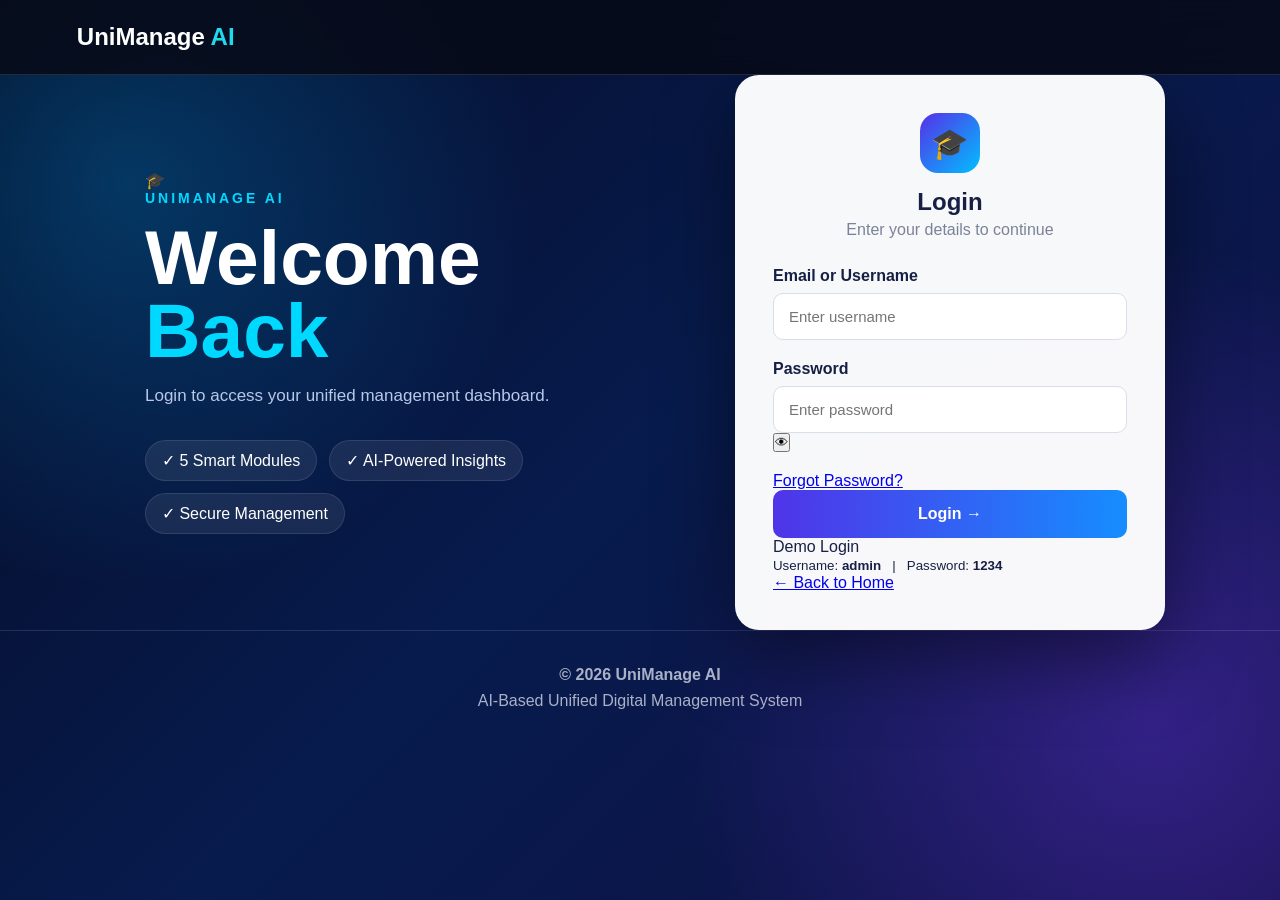
<file: index.html>
<!DOCTYPE html>
<html lang="en">

<head>
    <meta charset="UTF-8">
    <meta name="viewport" content="width=device-width, initial-scale=1.0">

    <title>UniManage AI</title>

    <script>
        window.location.href = "login.html";
    </script>
</head>

<body>
</body>

</html>
</file>
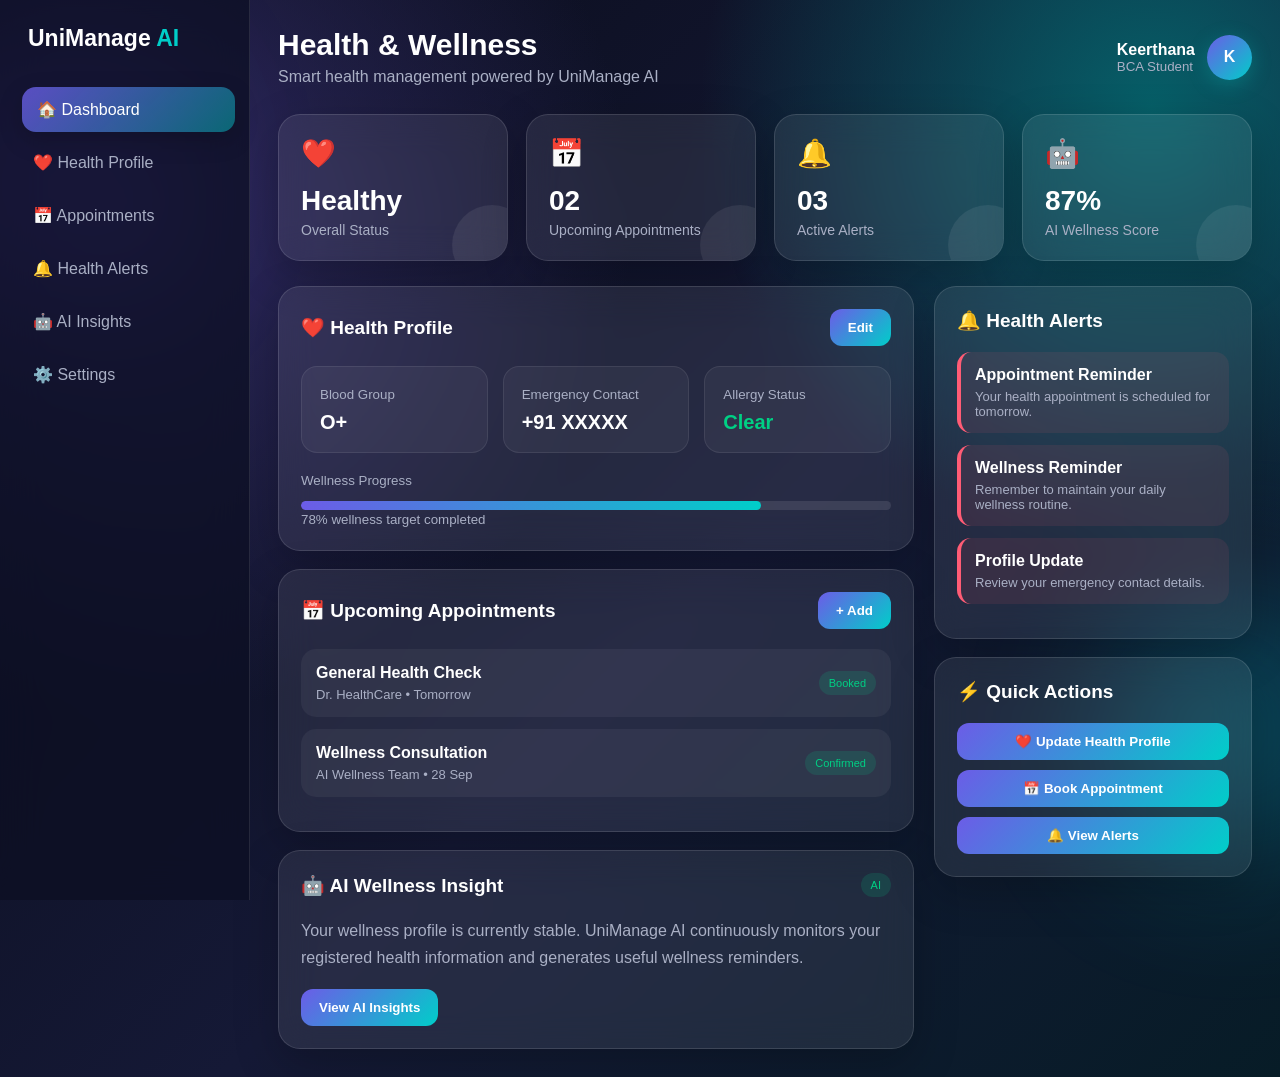
<file: src/main/resources/static/index.html>
<!DOCTYPE html>
<html lang="en">
<head>
    <meta charset="UTF-8">
    <meta name="viewport" content="width=device-width, initial-scale=1.0">

    <title>UniManage AI - Health & Wellness</title>

	<link rel="stylesheet" href="style.css">
</head>

<body>

<div class="app">

    <!-- SIDEBAR -->
    <aside class="sidebar">

        <div class="logo">
            UniManage <span>AI</span>
        </div>

        <ul class="menu">

            <li>
                <a href="#" class="active">
                    🏠 Dashboard
                </a>
            </li>

            <li>
                <a href="#profile">
                    ❤️ Health Profile
                </a>
            </li>

            <li>
                <a href="#appointments">
                    📅 Appointments
                </a>
            </li>

            <li>
                <a href="#alerts">
                    🔔 Health Alerts
                </a>
            </li>

            <li>
                <a href="#">
                    🤖 AI Insights
                </a>
            </li>

            <li>
                <a href="#">
                    ⚙️ Settings
                </a>
            </li>

        </ul>

    </aside>


    <!-- MAIN CONTENT -->
    <main class="content">

        <!-- TOP BAR -->
        <header class="topbar">

            <div class="welcome">

                <h1>Health & Wellness</h1>

                <p>
                    Smart health management powered by UniManage AI
                </p>

            </div>

            <div class="profile">

                <div>
                    <strong>Keerthana</strong>
                    <small style="display:block;color:#aab0c5;">
                        BCA Student
                    </small>
                </div>

                <div class="profile-avatar">
                    K
                </div>

            </div>

        </header>


        <!-- STAT CARDS -->
        <section class="stats">

            <div class="card stat-card">

                <div class="stat-icon">
                    ❤️
                </div>

                <div class="stat-number">
                    Healthy
                </div>

                <div class="stat-title">
                    Overall Status
                </div>

            </div>


            <div class="card stat-card">

                <div class="stat-icon">
                    📅
                </div>

                <div class="stat-number">
                    02
                </div>

                <div class="stat-title">
                    Upcoming Appointments
                </div>

            </div>


            <div class="card stat-card">

                <div class="stat-icon">
                    🔔
                </div>

                <div class="stat-number">
                    03
                </div>

                <div class="stat-title">
                    Active Alerts
                </div>

            </div>


            <div class="card stat-card">

                <div class="stat-icon">
                    🤖
                </div>

                <div class="stat-number">
                    87%
                </div>

                <div class="stat-title">
                    AI Wellness Score
                </div>

            </div>

        </section>


        <!-- DASHBOARD GRID -->
        <section class="dashboard-grid">


            <!-- LEFT -->
            <div>

                <!-- HEALTH PROFILE -->
                <div class="card" id="profile">

                    <div class="card-title">

                        <h2>
                            ❤️ Health Profile
                        </h2>

                        <button class="btn">
                            Edit
                        </button>

                    </div>


                    <div class="health-status">

                        <div class="health-box">

                            <small>
                                Blood Group
                            </small>

                            <strong>
                                O+
                            </strong>

                        </div>


                        <div class="health-box">

                            <small>
                                Emergency Contact
                            </small>

                            <strong>
                                +91 XXXXX
                            </strong>

                        </div>


                        <div class="health-box">

                            <small>
                                Allergy Status
                            </small>

                            <strong class="good">
                                Clear
                            </strong>

                        </div>

                    </div>


                    <br>


                    <div>

                        <small style="color:#aab0c5;">
                            Wellness Progress
                        </small>

                        <div class="progress">

                            <div class="progress-bar"></div>

                        </div>

                        <small style="color:#aab0c5;">
                            78% wellness target completed
                        </small>

                    </div>

                </div>


                <br>


                <!-- APPOINTMENTS -->
                <div class="card" id="appointments">

                    <div class="card-title">

                        <h2>
                            📅 Upcoming Appointments
                        </h2>

                        <button class="btn">
                            + Add
                        </button>

                    </div>


                    <div class="appointment">

                        <div>

                            <div class="doctor">
                                General Health Check
                            </div>

                            <div class="date">
                                Dr. HealthCare • Tomorrow
                            </div>

                        </div>

                        <span class="badge">
                            Booked
                        </span>

                    </div>


                    <div class="appointment">

                        <div>

                            <div class="doctor">
                                Wellness Consultation
                            </div>

                            <div class="date">
                                AI Wellness Team • 28 Sep
                            </div>

                        </div>

                        <span class="badge">
                            Confirmed
                        </span>

                    </div>

                </div>


                <br>


                <!-- AI INSIGHT -->
                <div class="card">

                    <div class="card-title">

                        <h2>
                            🤖 AI Wellness Insight
                        </h2>

                        <span class="badge">
                            AI
                        </span>

                    </div>

                    <p style="color:#aab0c5;line-height:1.7;">

                        Your wellness profile is currently stable.
                        UniManage AI continuously monitors your
                        registered health information and generates
                        useful wellness reminders.

                    </p>

                    <br>

                    <button class="btn">
                        View AI Insights
                    </button>

                </div>

            </div>


            <!-- RIGHT -->
            <div>

                <!-- ALERTS -->
                <div class="card" id="alerts">

                    <div class="card-title">

                        <h2>
                            🔔 Health Alerts
                        </h2>

                    </div>


                    <div class="alert">

                        <strong>
                            Appointment Reminder
                        </strong>

                        <p>
                            Your health appointment is scheduled
                            for tomorrow.
                        </p>

                    </div>


                    <div class="alert">

                        <strong>
                            Wellness Reminder
                        </strong>

                        <p>
                            Remember to maintain your daily
                            wellness routine.
                        </p>

                    </div>


                    <div class="alert">

                        <strong>
                            Profile Update
                        </strong>

                        <p>
                            Review your emergency contact details.
                        </p>

                    </div>

                </div>


                <br>


                <!-- QUICK ACTIONS -->
                <div class="card">

                    <div class="card-title">

                        <h2>
                            ⚡ Quick Actions
                        </h2>

                    </div>


                    <button class="btn"
                            style="width:100%;margin-bottom:10px;">

                        ❤️ Update Health Profile

                    </button>


                    <button class="btn"
                            style="width:100%;margin-bottom:10px;">

                        📅 Book Appointment

                    </button>


                    <button class="btn"
                            style="width:100%;">

                        🔔 View Alerts

                    </button>

                </div>

            </div>

        </section>

    </main>

</div>


<!-- MOBILE BOTTOM NAVIGATION -->

<nav class="bottom-nav">

    <a href="#" class="active">
        <span>🏠</span>
        Home
    </a>

    <a href="#profile">
        <span>❤️</span>
        Health
    </a>

    <a href="#appointments">
        <span>📅</span>
        Appointments
    </a>

    <a href="#alerts">
        <span>🔔</span>
        Alerts
    </a>

    <a href="#">
        <span>⚙️</span>
        Settings
    </a>

</nav>


</body>
</html>
</file>
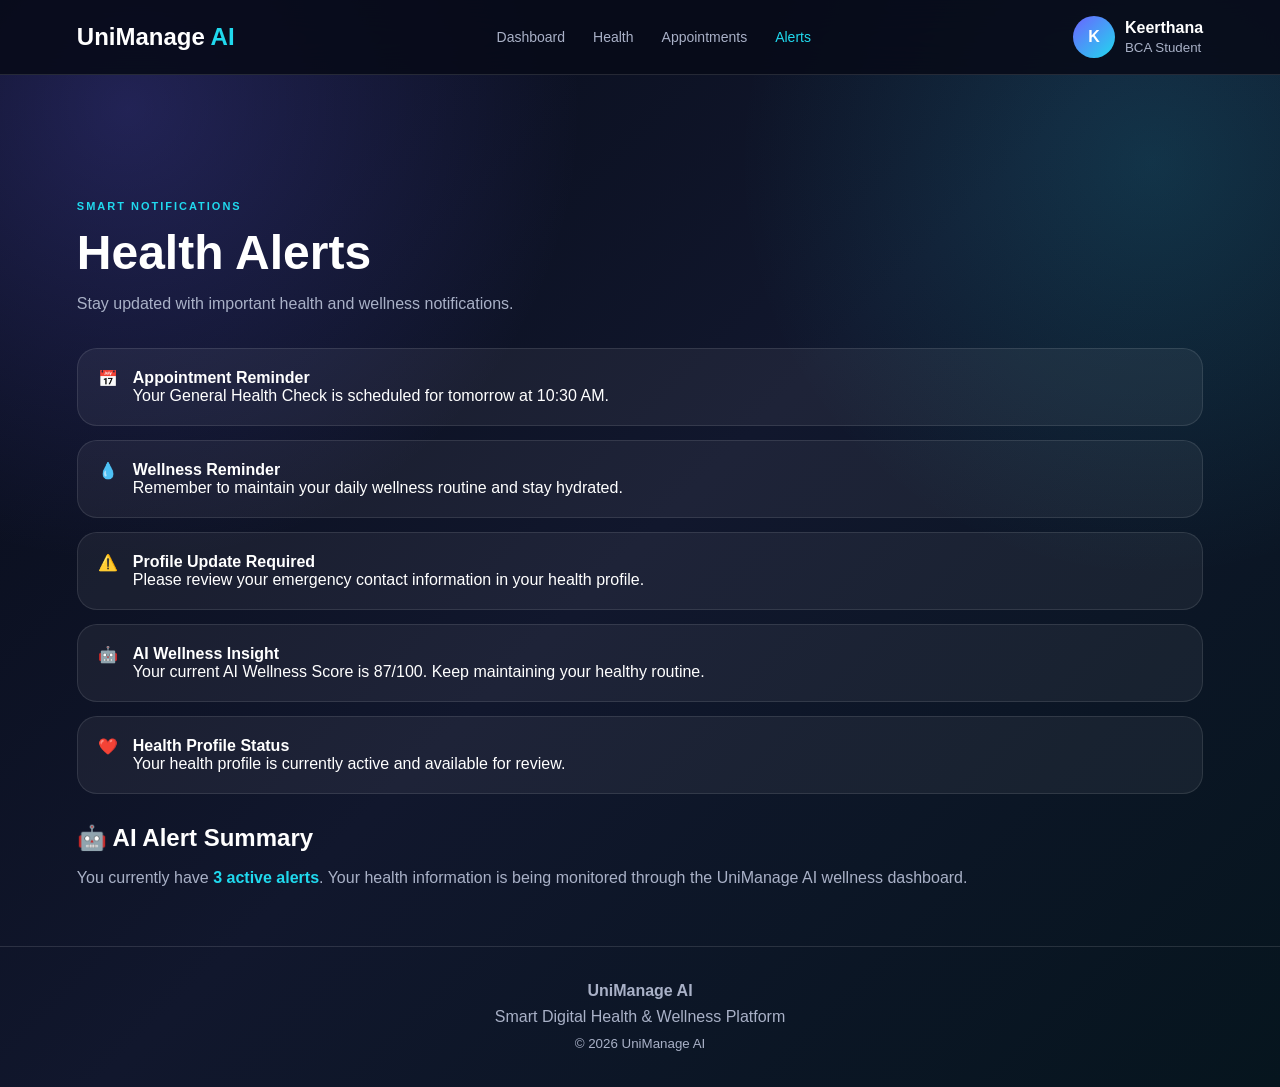
<file: alerts.html>
<!DOCTYPE html>
<html lang="en">

<head>
    <meta charset="UTF-8">
    <meta name="viewport" content="width=device-width, initial-scale=1.0">

    <title>Health Alerts - UniManage AI</title>

    <link rel="stylesheet" href="style.css">
</head>

<body>

    <!-- NAVBAR -->
    <nav class="navbar">

        <div class="logo">
            UniManage <span>AI</span>
        </div>

        <div class="nav-links">
            <a href="index.html">Dashboard</a>
            <a href="health.html">Health</a>
            <a href="appointments.html">Appointments</a>
            <a href="alerts.html" class="active">Alerts</a>
        </div>

        <div class="profile">
            <div class="profile-avatar">K</div>

            <div>
                <strong>Keerthana</strong>
                <small>BCA Student</small>
            </div>
        </div>

    </nav>


    <main>

        <section class="section" style="padding-top:70px;">

            <p class="eyebrow">SMART NOTIFICATIONS</p>

            <h1 style="font-size:48px; margin-bottom:15px;">
                Health Alerts
            </h1>

            <p style="color:#a9b1c7; margin-bottom:35px;">
                Stay updated with important health and wellness notifications.
            </p>


            <!-- ALERTS -->
            <div class="alert-list">

                <div class="alert-card">

                    <span>📅</span>

                    <div>
                        <strong>Appointment Reminder</strong>

                        <p>
                            Your General Health Check is scheduled for tomorrow
                            at 10:30 AM.
                        </p>
                    </div>

                </div>


                <div class="alert-card">

                    <span>💧</span>

                    <div>
                        <strong>Wellness Reminder</strong>

                        <p>
                            Remember to maintain your daily wellness routine
                            and stay hydrated.
                        </p>
                    </div>

                </div>


                <div class="alert-card">

                    <span>⚠️</span>

                    <div>
                        <strong>Profile Update Required</strong>

                        <p>
                            Please review your emergency contact information
                            in your health profile.
                        </p>
                    </div>

                </div>


                <div class="alert-card">

                    <span>🤖</span>

                    <div>
                        <strong>AI Wellness Insight</strong>

                        <p>
                            Your current AI Wellness Score is 87/100.
                            Keep maintaining your healthy routine.
                        </p>
                    </div>

                </div>


                <div class="alert-card">

                    <span>❤️</span>

                    <div>
                        <strong>Health Profile Status</strong>

                        <p>
                            Your health profile is currently active and
                            available for review.
                        </p>
                    </div>

                </div>

            </div>


            <!-- AI ALERT SUMMARY -->
            <div class="card" style="margin-top:30px;">

                <h2>🤖 AI Alert Summary</h2>

                <p style="color:#a9b1c7; margin-top:12px; line-height:1.7;">
                    You currently have
                    <strong style="color:#20d9ee;">3 active alerts</strong>.
                    Your health information is being monitored through the
                    UniManage AI wellness dashboard.
                </p>

            </div>

        </section>

    </main>


    <footer>

        <strong>UniManage AI</strong>

        <p>
            Smart Digital Health & Wellness Platform
        </p>

        <small>
            © 2026 UniManage AI
        </small>

    </footer>

</body>

</html>
</file>
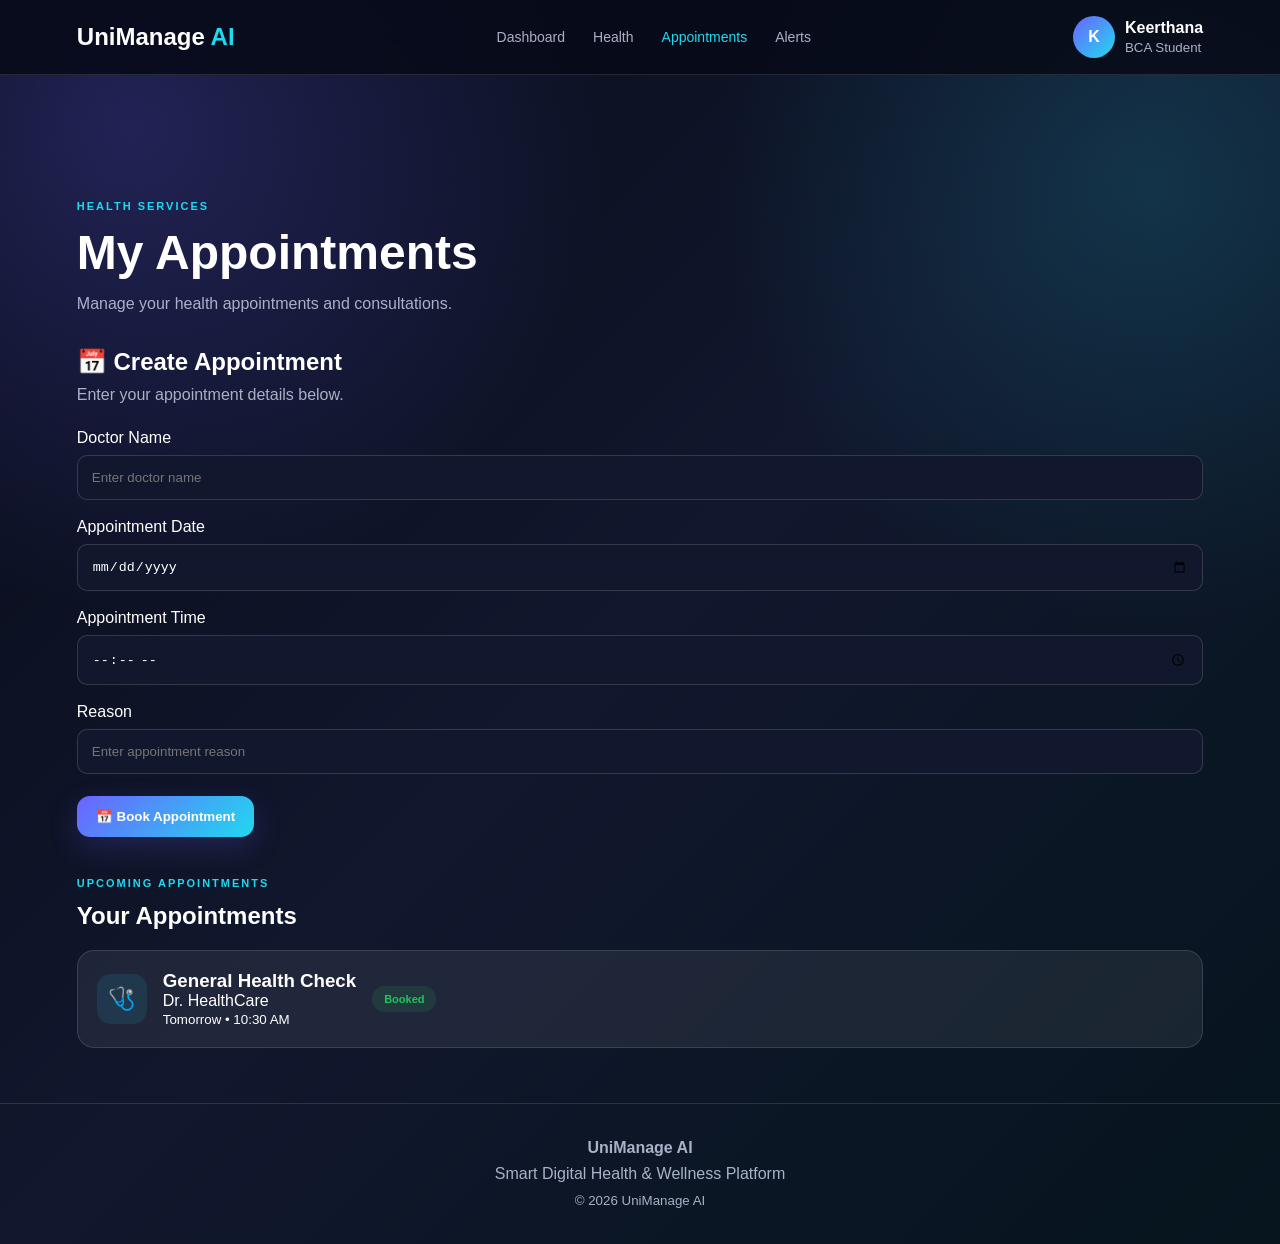
<file: appointments.html>
<!DOCTYPE html>
<html lang="en">

<head>
    <meta charset="UTF-8">
    <meta name="viewport" content="width=device-width, initial-scale=1.0">

    <title>Appointments - UniManage AI</title>

    <link rel="stylesheet" href="style.css">
</head>

<body>

    <!-- NAVBAR -->
    <nav class="navbar">

        <div class="logo">
            UniManage <span>AI</span>
        </div>

        <div class="nav-links">
            <a href="index.html">Dashboard</a>
            <a href="health.html">Health</a>
            <a href="appointments.html" class="active">Appointments</a>
            <a href="alerts.html">Alerts</a>
        </div>

        <div class="profile">
            <div class="profile-avatar">K</div>

            <div>
                <strong>Keerthana</strong>
                <small>BCA Student</small>
            </div>
        </div>

    </nav>


    <main>

        <section class="section" style="padding-top:70px;">

            <p class="eyebrow">HEALTH SERVICES</p>

            <h1 style="font-size:48px; margin-bottom:15px;">
                My Appointments
            </h1>

            <p style="color:#a9b1c7; margin-bottom:35px;">
                Manage your health appointments and consultations.
            </p>


            <!-- CREATE APPOINTMENT -->
            <div class="card">

                <h2>📅 Create Appointment</h2>

                <p style="color:#a9b1c7; margin-top:10px;">
                    Enter your appointment details below.
                </p>

                <form id="appointmentForm"
                      style="margin-top:25px;">

                    <!-- Doctor -->
                    <label>Doctor Name</label>

                    <input
                        type="text"
                        id="doctorName"
                        placeholder="Enter doctor name"
                        required
                        style="width:100%;
                               padding:14px;
                               margin:8px 0 18px;
                               border-radius:10px;
                               border:1px solid rgba(255,255,255,.15);
                               background:#11172d;
                               color:white;">


                    <!-- Date -->
                    <label>Appointment Date</label>

                    <input
                        type="date"
                        id="appointmentDate"
                        required
                        style="width:100%;
                               padding:14px;
                               margin:8px 0 18px;
                               border-radius:10px;
                               border:1px solid rgba(255,255,255,.15);
                               background:#11172d;
                               color:white;">


                    <!-- Time -->
                    <label>Appointment Time</label>

                    <input
                        type="time"
                        id="appointmentTime"
                        required
                        style="width:100%;
                               padding:14px;
                               margin:8px 0 18px;
                               border-radius:10px;
                               border:1px solid rgba(255,255,255,.15);
                               background:#11172d;
                               color:white;">


                    <!-- Reason -->
                    <label>Reason</label>

                    <input
                        type="text"
                        id="reason"
                        placeholder="Enter appointment reason"
                        required
                        style="width:100%;
                               padding:14px;
                               margin:8px 0 22px;
                               border-radius:10px;
                               border:1px solid rgba(255,255,255,.15);
                               background:#11172d;
                               color:white;">


                    <!-- BOOK -->
                    <button
                        type="submit"
                        class="btn">

                        📅 Book Appointment

                    </button>

                </form>

                <!-- RESULT MESSAGE -->
                <p id="appointmentMessage"
                   style="margin-top:20px;">
                </p>

            </div>


            <!-- EXISTING APPOINTMENTS -->

            <div style="margin-top:40px;">

                <p class="eyebrow">
                    UPCOMING APPOINTMENTS
                </p>

                <h2 style="margin-bottom:20px;">
                    Your Appointments
                </h2>


                <div
                    id="appointmentList"
                    class="appointment-list">

                    <div class="appointment-card">

                        <div class="appointment-icon">
                            🩺
                        </div>

                        <div>

                            <h3>
                                General Health Check
                            </h3>

                            <p>
                                Dr. HealthCare
                            </p>

                            <small>
                                Tomorrow • 10:30 AM
                            </small>

                        </div>

                        <span class="status">
                            Booked
                        </span>

                    </div>

                </div>

            </div>

        </section>

    </main>


    <footer>

        <strong>UniManage AI</strong>

        <p>
            Smart Digital Health & Wellness Platform
        </p>

        <small>
            © 2026 UniManage AI
        </small>

    </footer>


    <!-- JAVASCRIPT -->
    <script src="appointment.js"></script>

</body>

</html>
</file>
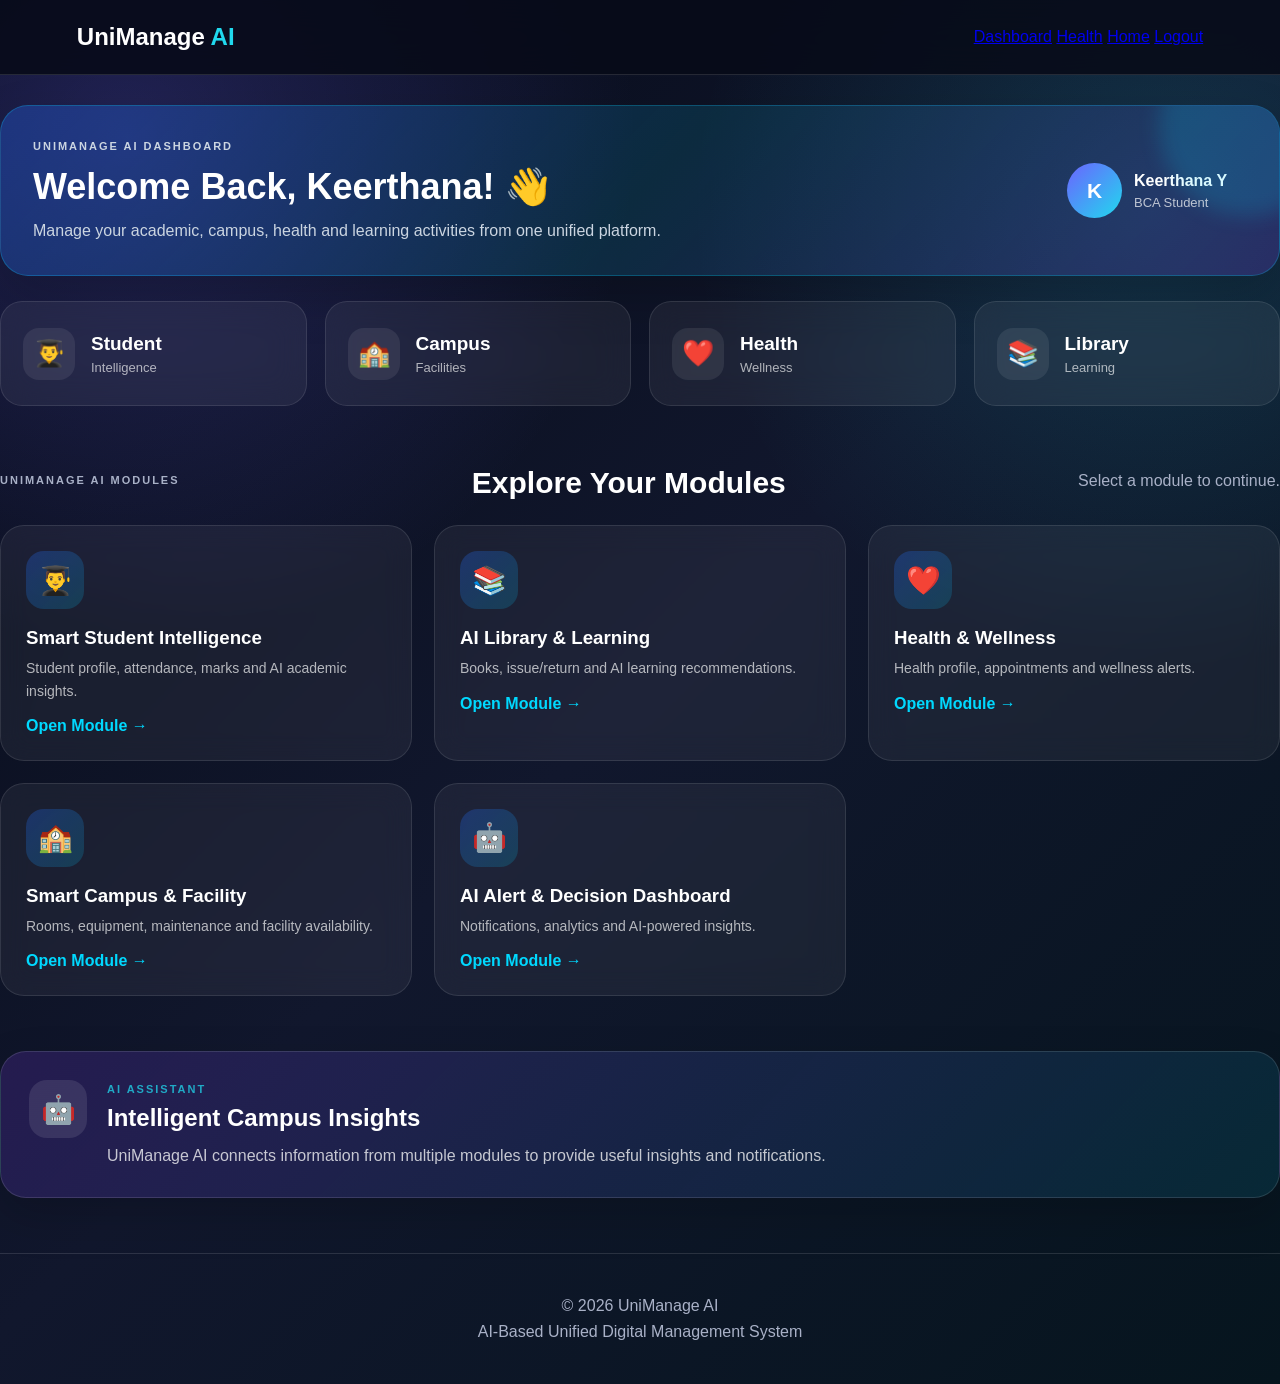
<file: dashboard.html>
<!DOCTYPE html>
<html lang="en">

<head>
    <meta charset="UTF-8">
    <meta name="viewport" content="width=device-width, initial-scale=1.0">

    <title>UniManage AI - Dashboard</title>

    <link rel="stylesheet" href="style.css">
</head>

<body>

<header class="navbar">

    <div class="logo">
        UniManage <span>AI</span>
    </div>

    <nav>
        <a href="dashboard.html" class="active">Dashboard</a>
        <a href="health.html">Health</a>
        <a href="home.html">Home</a>
        <a href="#" onclick="logout()">Logout</a>
    </nav>

</header>


<main class="container">

    <!-- WELCOME -->
    <section class="dashboard-welcome">

        <div>
            <p class="small-label">UNIMANAGE AI DASHBOARD</p>

            <h1>Welcome Back, Keerthana! 👋</h1>

            <p>
                Manage your academic, campus, health and
                learning activities from one unified platform.
            </p>
        </div>

        <div class="dashboard-user">

            <div class="user-avatar">
                K
            </div>

            <div>
                <strong>Keerthana Y</strong>
                <span>BCA Student</span>
            </div>

        </div>

    </section>


    <!-- QUICK STATS -->
    <section class="dashboard-stats">

        <div class="stat-card">
            <div class="stat-icon">👨‍🎓</div>
            <div>
                <strong>Student</strong>
                <span>Intelligence</span>
            </div>
        </div>

        <div class="stat-card">
            <div class="stat-icon">🏫</div>
            <div>
                <strong>Campus</strong>
                <span>Facilities</span>
            </div>
        </div>

        <div class="stat-card">
            <div class="stat-icon">❤️</div>
            <div>
                <strong>Health</strong>
                <span>Wellness</span>
            </div>
        </div>

        <div class="stat-card">
            <div class="stat-icon">📚</div>
            <div>
                <strong>Library</strong>
                <span>Learning</span>
            </div>
        </div>

    </section>


    <!-- FIVE MODULES -->
    <section class="section">

        <div class="section-title">

            <p class="small-label">
                UNIMANAGE AI MODULES
            </p>

            <h2>
                Explore Your Modules
            </h2>

            <p>
                Select a module to continue.
            </p>

        </div>


        <div class="module-grid">


            <!-- MODULE 1 -->
            <a href="https://cdharshini011-droid.github.io/Smart-Student-Intelligence/"
               class="quick-card module-link">

                <div class="quick-icon">
                    👨‍🎓
                </div>

                <h3>
                    Smart Student Intelligence
                </h3>

                <p>
                    Student profile, attendance, marks
                    and AI academic insights.
                </p>

                <span class="module-arrow">
                    Open Module →
                </span>

            </a>


            <!-- MODULE 2 - AI LIBRARY -->
            <a href="https://godhavari860.github.io/AI-library/"
               class="quick-card module-link">

                <div class="quick-icon">
                    📚
                </div>

                <h3>
                    AI Library & Learning
                </h3>

                <p>
                    Books, issue/return and
                    AI learning recommendations.
                </p>

                <span class="module-arrow">
                    Open Module →
                </span>

            </a>


            <!-- MODULE 3 - HEALTH -->
            <a href="https://ykeerthanaykeerthanalucky10-max.github.io/unimanage-ai/health.html"
               class="quick-card module-link">

                <div class="quick-icon">
                    ❤️
                </div>

                <h3>
                    Health & Wellness
                </h3>

                <p>
                    Health profile, appointments
                    and wellness alerts.
                </p>

                <span class="module-arrow">
                    Open Module →
                </span>

            </a>


            <!-- MODULE 4 - SMART CAMPUS -->
            <a href="https://keerthiga888.github.io/smart-campus/"
               class="quick-card module-link">

                <div class="quick-icon">
                    🏫
                </div>

                <h3>
                    Smart Campus & Facility
                </h3>

                <p>
                    Rooms, equipment, maintenance
                    and facility availability.
                </p>

                <span class="module-arrow">
                    Open Module →
                </span>

            </a>


            <!-- MODULE 5 - AI ALERT DASHBOARD -->
            <a href="https://rdevisri522-boop.github.io/Al-Alert-Dashboard/"
               class="quick-card module-link">

                <div class="quick-icon">
                    🤖
                </div>

                <h3>
                    AI Alert & Decision Dashboard
                </h3>

                <p>
                    Notifications, analytics
                    and AI-powered insights.
                </p>

                <span class="module-arrow">
                    Open Module →
                </span>

            </a>


        </div>

    </section>


    <!-- AI SECTION -->
    <section class="section">

        <div class="ai-card">

            <div class="ai-icon">
                🤖
            </div>

            <div>

                <p class="small-label">
                    AI ASSISTANT
                </p>

                <h2>
                    Intelligent Campus Insights
                </h2>

                <p>
                    UniManage AI connects information from
                    multiple modules to provide useful
                    insights and notifications.
                </p>

            </div>

        </div>

    </section>

</main>


<footer>

    <p>© 2026 UniManage AI</p>

    <p>
        AI-Based Unified Digital Management System
    </p>

</footer>


<script>

function logout() {

    localStorage.removeItem("unimanageLoggedIn");

    window.location.href = "login.html";

}

</script>

</body>

</html>
</file>
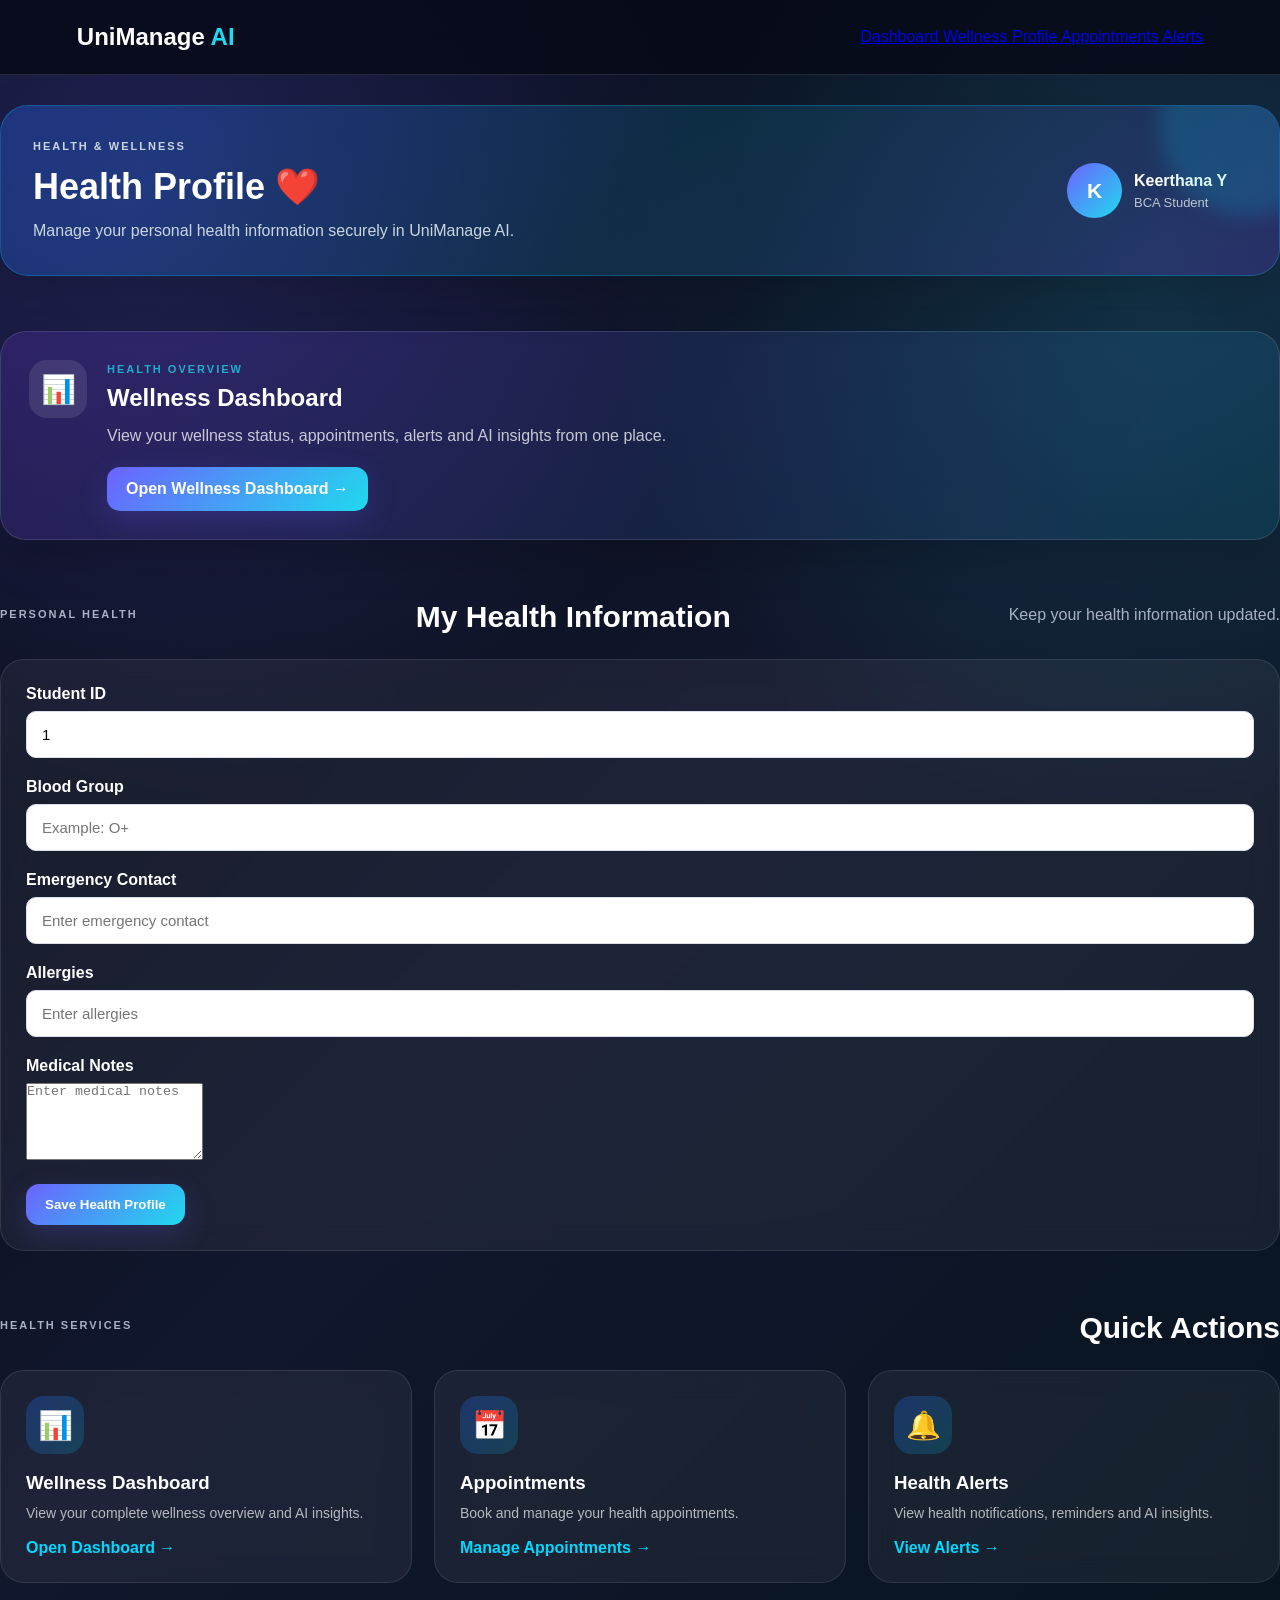
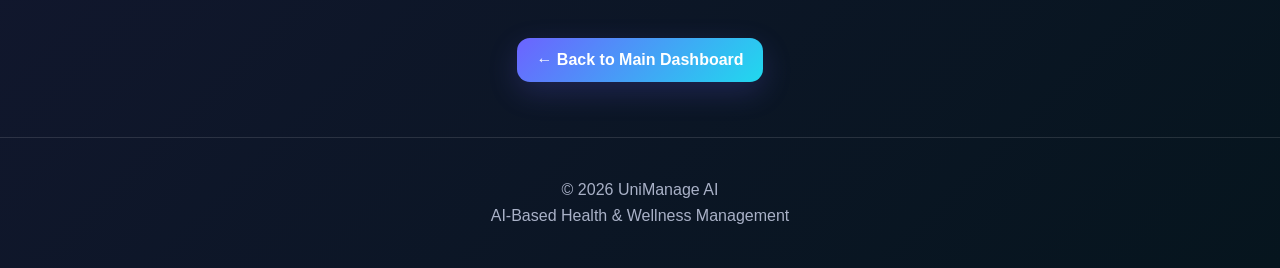
<file: health.html>
<!DOCTYPE html>
<html lang="en">

<head>
    <meta charset="UTF-8">
    <meta name="viewport" content="width=device-width, initial-scale=1.0">

    <title>UniManage AI - Health Profile</title>

    <link rel="stylesheet" href="style.css">
</head>

<body>

<!-- =========================
     NAVBAR
========================= -->

<header class="navbar">

    <div class="logo">
        UniManage <span>AI</span>
    </div>

    <nav>

        <a href="dashboard.html">
            Dashboard
        </a>

        <a href="wellness.html" class="active">
            Wellness
        </a>

        <a href="health.html">
            Profile
        </a>

        <a href="appointments.html">
            Appointments
        </a>

        <a href="alerts.html">
            Alerts
        </a>

    </nav>

</header>


<!-- =========================
     MAIN
========================= -->

<main class="container">


    <!-- PAGE HEADER -->

    <section class="dashboard-welcome">

        <div>

            <p class="small-label">
                HEALTH & WELLNESS
            </p>

            <h1>
                Health Profile ❤️
            </h1>

            <p>
                Manage your personal health information
                securely in UniManage AI.
            </p>

        </div>


        <div class="dashboard-user">

            <div class="user-avatar">
                K
            </div>

            <div>

                <strong>
                    Keerthana Y
                </strong>

                <span>
                    BCA Student
                </span>

            </div>

        </div>

    </section>


    <!-- =========================
         WELLNESS DASHBOARD BUTTON
    ========================== -->

    <section class="section">

        <div class="ai-card">

            <div class="ai-icon">
                📊
            </div>

            <div>

                <p class="small-label">
                    HEALTH OVERVIEW
                </p>

                <h2>
                    Wellness Dashboard
                </h2>

                <p>
                    View your wellness status,
                    appointments, alerts and AI insights
                    from one place.
                </p>

                <br>

                <a href="wellness.html" class="btn">
                    Open Wellness Dashboard →
                </a>

            </div>

        </div>

    </section>


    <!-- =========================
         HEALTH PROFILE FORM
    ========================== -->

    <section class="section">

        <div class="section-title">

            <p class="small-label">
                PERSONAL HEALTH
            </p>

            <h2>
                My Health Information
            </h2>

            <p>
                Keep your health information updated.
            </p>

        </div>


        <div class="quick-card">


            <form id="healthForm">


                <!-- STUDENT ID -->

                <div class="input-group">

                    <label for="studentId">
                        Student ID
                    </label>

                    <input
                        type="number"
                        id="studentId"
                        value="1"
                        required
                    >

                </div>


                <!-- BLOOD GROUP -->

                <div class="input-group">

                    <label for="bloodGroup">
                        Blood Group
                    </label>

                    <input
                        type="text"
                        id="bloodGroup"
                        placeholder="Example: O+"
                    >

                </div>


                <!-- EMERGENCY CONTACT -->

                <div class="input-group">

                    <label for="emergencyContact">
                        Emergency Contact
                    </label>

                    <input
                        type="text"
                        id="emergencyContact"
                        placeholder="Enter emergency contact"
                    >

                </div>


                <!-- ALLERGIES -->

                <div class="input-group">

                    <label for="allergies">
                        Allergies
                    </label>

                    <input
                        type="text"
                        id="allergies"
                        placeholder="Enter allergies"
                    >

                </div>


                <!-- MEDICAL NOTES -->

                <div class="input-group">

                    <label for="medicalNotes">
                        Medical Notes
                    </label>

                    <textarea
                        id="medicalNotes"
                        rows="5"
                        placeholder="Enter medical notes"
                    ></textarea>

                </div>


                <button
                    type="submit"
                    class="btn"
                >
                    Save Health Profile
                </button>


                <p
                    id="healthMessage"
                    class="login-message"
                ></p>


            </form>

        </div>

    </section>


    <!-- =========================
         QUICK ACTIONS
    ========================== -->

    <section class="section">

        <div class="section-title">

            <p class="small-label">
                HEALTH SERVICES
            </p>

            <h2>
                Quick Actions
            </h2>

        </div>


        <div class="module-grid">


            <!-- WELLNESS -->

            <a
                href="wellness.html"
                class="quick-card module-link"
            >

                <div class="quick-icon">
                    📊
                </div>

                <h3>
                    Wellness Dashboard
                </h3>

                <p>
                    View your complete wellness
                    overview and AI insights.
                </p>

                <span class="module-arrow">
                    Open Dashboard →
                </span>

            </a>


            <!-- APPOINTMENTS -->

            <a
                href="appointments.html"
                class="quick-card module-link"
            >

                <div class="quick-icon">
                    📅
                </div>

                <h3>
                    Appointments
                </h3>

                <p>
                    Book and manage your health
                    appointments.
                </p>

                <span class="module-arrow">
                    Manage Appointments →
                </span>

            </a>


            <!-- ALERTS -->

            <a
                href="alerts.html"
                class="quick-card module-link"
            >

                <div class="quick-icon">
                    🔔
                </div>

                <h3>
                    Health Alerts
                </h3>

                <p>
                    View health notifications,
                    reminders and AI insights.
                </p>

                <span class="module-arrow">
                    View Alerts →
                </span>

            </a>


        </div>

    </section>


    <!-- =========================
         BACK TO DASHBOARD
    ========================== -->

    <section class="section">

        <div style="text-align:center;">

            <a
                href="dashboard.html"
                class="btn"
            >
                ← Back to Main Dashboard
            </a>

        </div>

    </section>


</main>


<!-- =========================
     FOOTER
========================= -->

<footer>

    <p>
        © 2026 UniManage AI
    </p>

    <p>
        AI-Based Health & Wellness Management
    </p>

</footer>


<!-- =========================
     JAVASCRIPT
========================= -->

<script>

const HEALTH_API =
    "http://localhost:8080/api/health-profiles";


/* =========================
   LOAD PROFILE
========================= */

async function loadHealthProfile() {

    const studentId =
        document.getElementById("studentId").value;


    try {

        const response = await fetch(
            HEALTH_API +
            "/student/" +
            studentId
        );


        if (!response.ok) {

            throw new Error(
                "Profile not found"
            );

        }


        const profiles =
            await response.json();


        if (
            profiles &&
            profiles.length > 0
        ) {

            const profile =
                profiles[0];


            document.getElementById(
                "bloodGroup"
            ).value =
                profile.bloodGroup || "";


            document.getElementById(
                "emergencyContact"
            ).value =
                profile.emergencyContact || "";


            document.getElementById(
                "allergies"
            ).value =
                profile.allergies || "";


            document.getElementById(
                "medicalNotes"
            ).value =
                profile.medicalNotes || "";

        }

    }

    catch (error) {

        console.log(
            "Profile loading:",
            error
        );

    }

}


/* =========================
   SAVE PROFILE
========================= */

document
    .getElementById("healthForm")
    .addEventListener(
        "submit",
        async function(event) {

            event.preventDefault();


            const studentId =
                Number(
                    document.getElementById(
                        "studentId"
                    ).value
                );


            const profileData = {

                studentId:
                    studentId,

                bloodGroup:
                    document.getElementById(
                        "bloodGroup"
                    ).value,

                emergencyContact:
                    document.getElementById(
                        "emergencyContact"
                    ).value,

                allergies:
                    document.getElementById(
                        "allergies"
                    ).value,

                medicalNotes:
                    document.getElementById(
                        "medicalNotes"
                    ).value

            };


            const message =
                document.getElementById(
                    "healthMessage"
                );


            try {

                /*
                 * Check existing profile
                 */

                const checkResponse =
                    await fetch(
                        HEALTH_API +
                        "/student/" +
                        studentId
                    );


                const existingProfiles =
                    checkResponse.ok
                        ? await checkResponse.json()
                        : [];


                let response;


                /*
                 * UPDATE
                 */

                if (
                    existingProfiles.length > 0
                ) {

                    const profileId =
                        existingProfiles[0]
                            .healthId;


                    response =
                        await fetch(
                            HEALTH_API +
                            "/" +
                            profileId,
                            {
                                method: "PUT",

                                headers: {
                                    "Content-Type":
                                        "application/json"
                                },

                                body:
                                    JSON.stringify(
                                        profileData
                                    )
                            }
                        );

                }


                /*
                 * CREATE
                 */

                else {

                    response =
                        await fetch(
                            HEALTH_API,
                            {
                                method: "POST",

                                headers: {
                                    "Content-Type":
                                        "application/json"
                                },

                                body:
                                    JSON.stringify(
                                        profileData
                                    )
                            }
                        );

                }


                if (!response.ok) {

                    throw new Error(
                        "Unable to save profile"
                    );

                }


                message.textContent =
                    "✓ Health profile saved successfully!";

                message.className =
                    "login-message success";


            }

            catch (error) {

                console.error(
                    "Profile error:",
                    error
                );


                message.textContent =
                    "✕ Unable to connect with backend.";

                message.className =
                    "login-message error";

            }

        }
    );


/* =========================
   PAGE LOAD
========================= */

document.addEventListener(
    "DOMContentLoaded",
    function() {

        loadHealthProfile();

    }
);

</script>


</body>
<script src="health.js"></script>

</html>
</file>
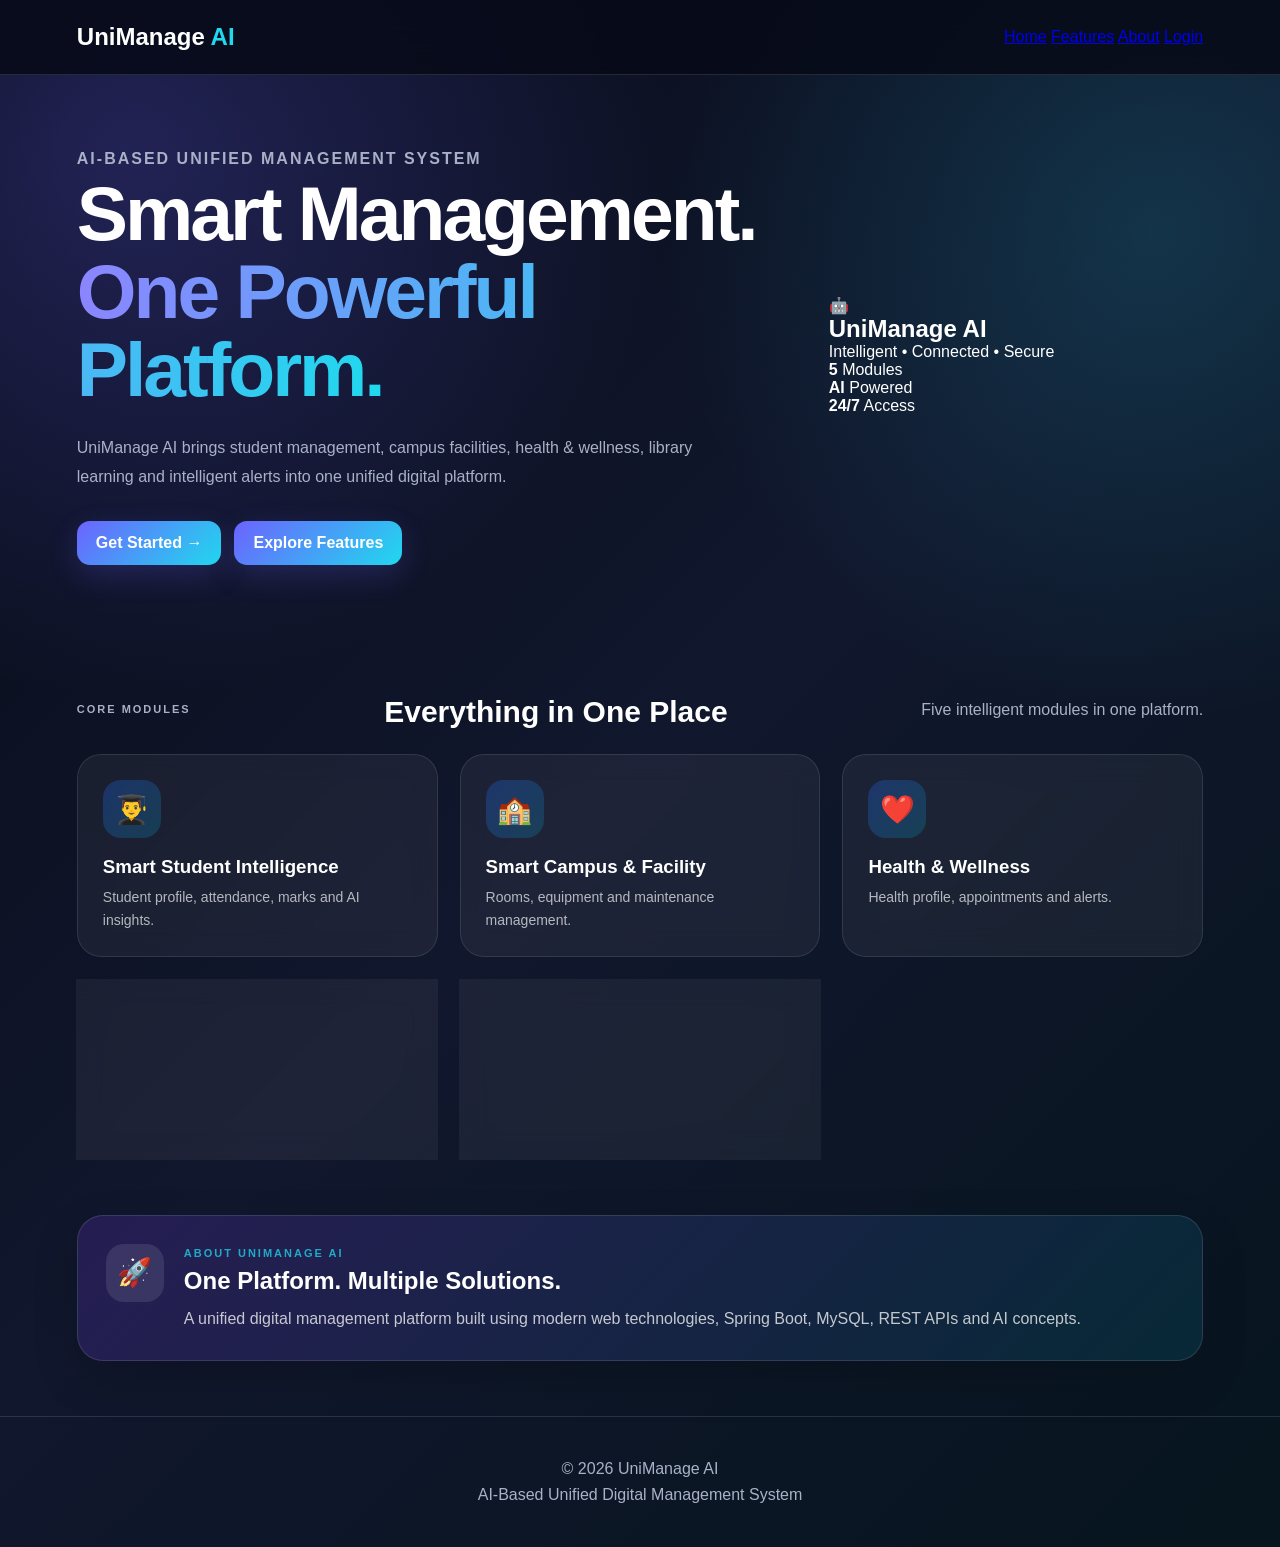
<file: home.html>
<!DOCTYPE html>
<html lang="en">
<head>
    <meta charset="UTF-8">
    <meta name="viewport" content="width=device-width, initial-scale=1.0">
    <title>UniManage AI</title>
    <link rel="stylesheet" href="style.css">
</head>

<body>

<header class="navbar">

    <div class="logo">
        UniManage <span>AI</span>
    </div>

    <nav>
        <a href="home.html">Home</a>
        <a href="#features">Features</a>
        <a href="#about">About</a>
        <a href="login.html">Login</a>
    </nav>

</header>

<main>

<section class="hero">

    <div class="hero-content">

        <p class="small-label">AI-BASED UNIFIED MANAGEMENT SYSTEM</p>

        <h1>
            Smart Management.<br>
            <span>One Powerful Platform.</span>
        </h1>

        <p>
            UniManage AI brings student management, campus facilities,
            health & wellness, library learning and intelligent alerts
            into one unified digital platform.
        </p>

        <div class="hero-buttons">
            <a href="login.html" class="btn">Get Started →</a>
            <a href="#features" class="btn secondary-btn">
                Explore Features
            </a>
        </div>

    </div>

    <div class="hero-card">

        <div class="ai-circle">🤖</div>

        <h2>UniManage AI</h2>

        <p>Intelligent • Connected • Secure</p>

        <div class="mini-stats">

            <div>
                <strong>5</strong>
                <span>Modules</span>
            </div>

            <div>
                <strong>AI</strong>
                <span>Powered</span>
            </div>

            <div>
                <strong>24/7</strong>
                <span>Access</span>
            </div>

        </div>

    </div>

</section>

<section id="features" class="section">

    <div class="section-title">

        <p class="small-label">CORE MODULES</p>

        <h2>Everything in One Place</h2>

        <p>Five intelligent modules in one platform.</p>

    </div>

    <div class="module-grid">

        <div class="quick-card">
            <div class="quick-icon">👨‍🎓</div>
            <h3>Smart Student Intelligence</h3>
            <p>Student profile, attendance, marks and AI insights.</p>
        </div>

        <div class="quick-card">
            <div class="quick-icon">🏫</div>
            <h3>Smart Campus & Facility</h3>
            <p>Rooms, equipment and maintenance management.</p>
        </div>

        <div class="quick-card">
            <div class="quick-icon">❤️</div>
            <h3>Health & Wellness</h3>
            <p>Health profile, appointments and alerts.</p>
        </div>

        <div class="quick-card">
            <div class="quick-icon">📚</div>
            <h3>AI Library & Learning</h3>
            <p>Books, issue/return and learning resources.</p>
        </div>

        <div class="quick-card">
            <div class="quick-icon">🤖</div>
            <h3>AI Alert & Decision Dashboard</h3>
            <p>Notifications, analytics and AI insights.</p>
        </div>

    </div>

</section>

<section id="about" class="section">

    <div class="ai-card">

        <div class="ai-icon">🚀</div>

        <div>
            <p class="small-label">ABOUT UNIMANAGE AI</p>

            <h2>One Platform. Multiple Solutions.</h2>

            <p>
                A unified digital management platform built using
                modern web technologies, Spring Boot, MySQL,
                REST APIs and AI concepts.
            </p>
        </div>

    </div>

</section>

</main>

<footer>
    <p>© 2026 UniManage AI</p>
    <p>AI-Based Unified Digital Management System</p>
</footer>

</body>
</html>
</file>
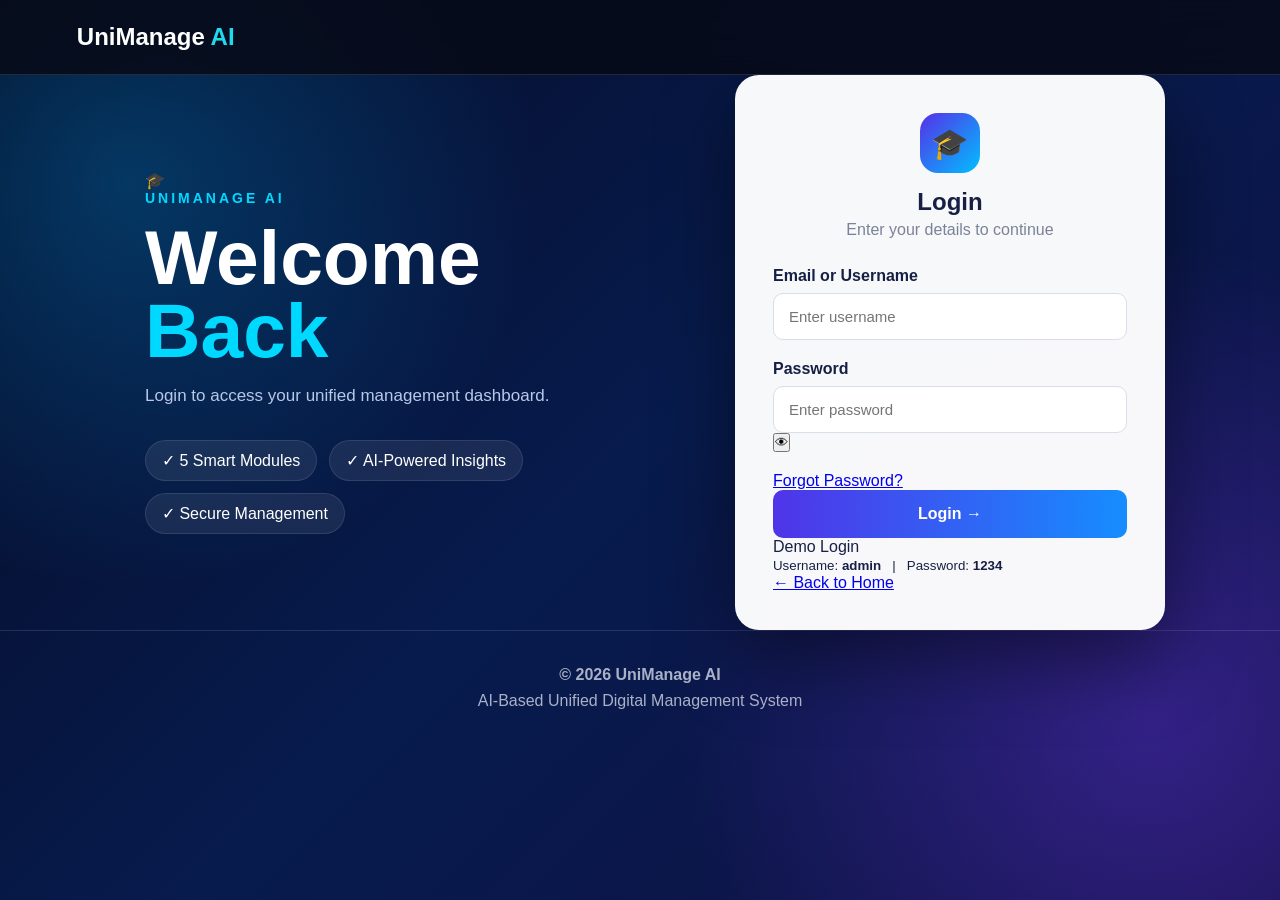
<file: login.html>
<!DOCTYPE html>
<html lang="en">

<head>

    <meta charset="UTF-8">

    <meta
        name="viewport"
        content="width=device-width, initial-scale=1.0">

    <title>UniManage AI - Login</title>

    <link rel="stylesheet" href="style.css">

</head>


<body class="login-page">


    <!-- ================= HEADER ================= -->

    <header class="navbar login-navbar">

        <div class="logo">
            UniManage <span>AI</span>
        </div>

    </header>


    <!-- ================= LOGIN MAIN ================= -->

    <main class="login-wrapper">

        <div class="login-container">


            <!-- ================= LEFT SIDE ================= -->

            <div class="login-info">

                <div class="graduation-icon">
                    🎓
                </div>

                <p class="login-label">
                    UNIMANAGE AI
                </p>

                <h1>
                    Welcome<br>
                    <span>Back</span>
                </h1>

                <p class="login-description">
                    Login to access your unified
                    management dashboard.
                </p>


                <div class="login-features">

                    <div>
                        <span>✓</span>
                        5 Smart Modules
                    </div>

                    <div>
                        <span>✓</span>
                        AI-Powered Insights
                    </div>

                    <div>
                        <span>✓</span>
                        Secure Management
                    </div>

                </div>

            </div>


            <!-- ================= LOGIN CARD ================= -->

            <div class="login-card">


                <div class="login-card-header">

                    <div class="login-logo">
                        🎓
                    </div>

                    <h2>
                        Login
                    </h2>

                    <p>
                        Enter your details to continue
                    </p>

                </div>


                <!-- ================= LOGIN FORM ================= -->

                <form id="loginForm">


                    <!-- USERNAME -->

                    <div class="input-group">

                        <label for="username">
                            Email or Username
                        </label>

                        <input
                            type="text"
                            id="username"
                            name="username"
                            placeholder="Enter username"
                            autocomplete="username"
                            required
                        >

                    </div>


                    <!-- PASSWORD -->

                    <div class="input-group">

                        <label for="password">
                            Password
                        </label>

                        <div class="password-box">

                            <input
                                type="password"
                                id="password"
                                name="password"
                                placeholder="Enter password"
                                autocomplete="current-password"
                                required
                            >

                            <button
                                type="button"
                                id="showPassword"
                                aria-label="Show password">

                                👁

                            </button>

                        </div>

                    </div>


                    <!-- FORGOT PASSWORD -->

                    <div class="forgot-row">

                        <a href="#" onclick="return false;">
                            Forgot Password?
                        </a>

                    </div>


                    <!-- LOGIN BUTTON -->

                    <button
                        type="submit"
                        class="login-btn">

                        Login

                        <span>
                            →
                        </span>

                    </button>


                    <!-- LOGIN MESSAGE -->

                    <p
                        id="loginMessage"
                        class="login-message">
                    </p>


                </form>


                <!-- ================= DEMO LOGIN ================= -->

                <div class="demo-login">

                    <p>
                        Demo Login
                    </p>

                    <small>

                        Username:
                        <b>admin</b>

                        &nbsp; | &nbsp;

                        Password:
                        <b>1234</b>

                    </small>

                </div>


                <!-- ================= BACK HOME ================= -->

                <a
                    href="home.html"
                    class="back-home">

                    ← Back to Home

                </a>


            </div>

        </div>

    </main>


    <!-- ================= FOOTER ================= -->

    <footer class="login-footer">

        <strong>
            © 2026 UniManage AI
        </strong>

        <p>
            AI-Based Unified Digital Management System
        </p>

    </footer>


    <!-- ================= LOGIN JAVASCRIPT ================= -->

    <script src="login.js"></script>

</body>

</html>
</file>
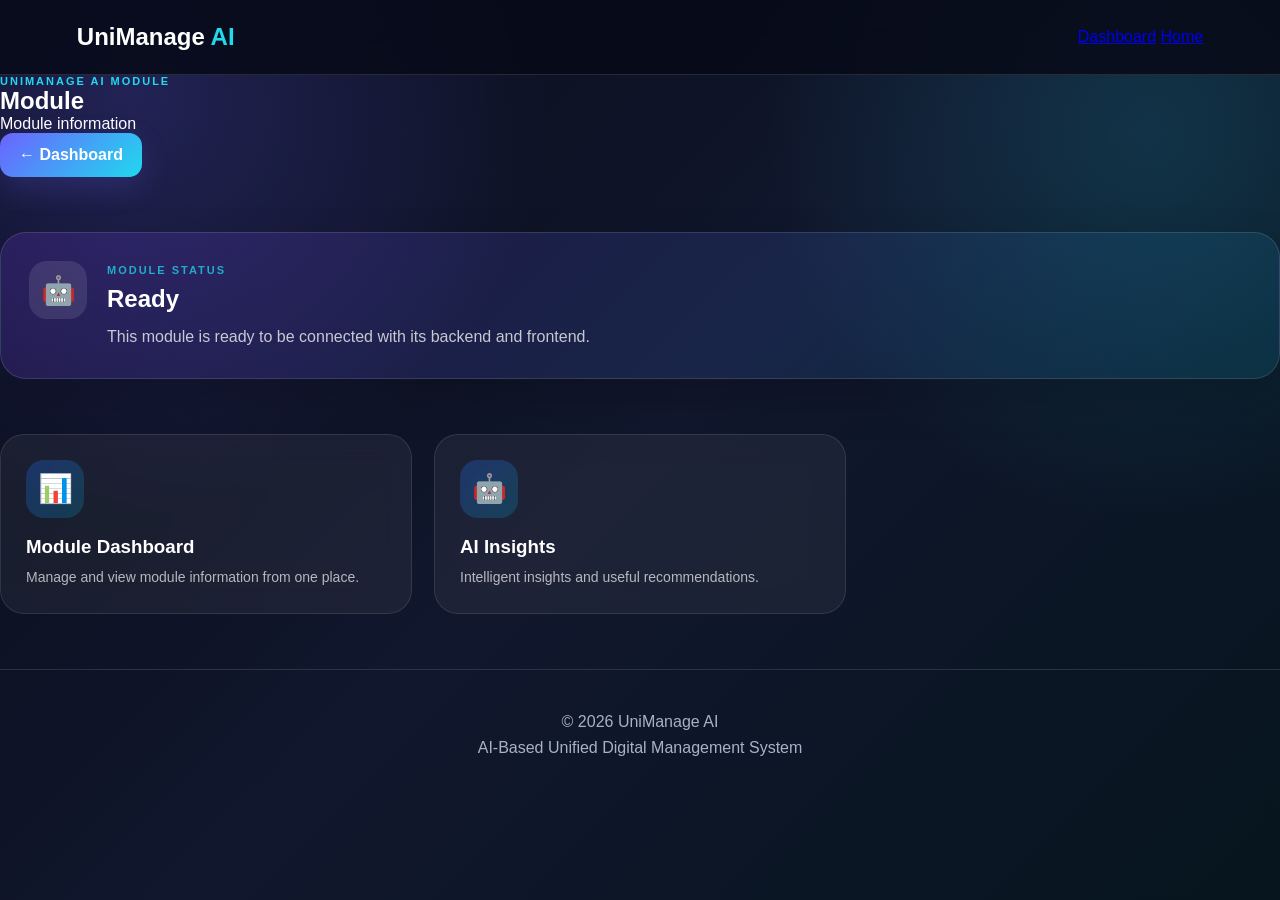
<file: module.html>
<!DOCTYPE html>
<html lang="en">

<head>
    <meta charset="UTF-8">
    <meta name="viewport" content="width=device-width, initial-scale=1.0">

    <title>UniManage AI - Module</title>

    <link rel="stylesheet" href="style.css">
</head>

<body>

<header class="navbar">

    <div class="logo">
        UniManage <span>AI</span>
    </div>

    <nav>
        <a href="dashboard.html">Dashboard</a>
        <a href="home.html">Home</a>
    </nav>

</header>


<main class="container">

    <section class="page-header">

        <div>

            <p class="small-label">
                UNIMANAGE AI MODULE
            </p>

            <h1 id="moduleTitle">
                Module
            </h1>

            <p id="moduleDescription">
                Module information
            </p>

        </div>

        <a href="dashboard.html" class="btn">
            ← Dashboard
        </a>

    </section>


    <section class="section">

        <div class="ai-card">

            <div class="ai-icon">
                🤖
            </div>

            <div>

                <p class="small-label">
                    MODULE STATUS
                </p>

                <h2>
                    Ready
                </h2>

                <p id="moduleText">
                    This module is ready to be connected
                    with its backend and frontend.
                </p>

            </div>

        </div>

    </section>


    <section class="section">

        <div class="module-grid">

            <div class="quick-card">

                <div class="quick-icon">
                    📊
                </div>

                <h3>
                    Module Dashboard
                </h3>

                <p>
                    Manage and view module information
                    from one place.
                </p>

            </div>


            <div class="quick-card">

                <div class="quick-icon">
                    🤖
                </div>

                <h3>
                    AI Insights
                </h3>

                <p>
                    Intelligent insights and useful
                    recommendations.
                </p>

            </div>

        </div>

    </section>

</main>


<footer>

    <p>© 2026 UniManage AI</p>

    <p>
        AI-Based Unified Digital Management System
    </p>

</footer>


<script>

const params =
    new URLSearchParams(window.location.search);

const module =
    params.get("module");


const moduleData = {

    student: {

        title: "👨‍🎓 Smart Student Intelligence",

        description:
        "Student profile, attendance, marks and AI academic insights.",

        text:
        "Manage student information, attendance, marks and AI-based academic insights."
    },


    campus: {

        title: "🏫 Smart Campus & Facility",

        description:
        "Rooms, equipment, maintenance and facility availability.",

        text:
        "Manage campus rooms, equipment, maintenance requests and facility availability."
    },


    library: {

        title: "📚 AI Library & Learning",

        description:
        "Books, issue/return and AI learning recommendations.",

        text:
        "Manage books, issue and return records and AI-powered learning recommendations."
    },


    ai: {

        title: "🤖 AI Alert & Decision Dashboard",

        description:
        "Notifications, analytics and AI-powered insights.",

        text:
        "View notifications, analytics and intelligent AI-based decision insights."
    }

};


if (moduleData[module]) {

    document.getElementById("moduleTitle").textContent =
        moduleData[module].title;

    document.getElementById("moduleDescription").textContent =
        moduleData[module].description;

    document.getElementById("moduleText").textContent =
        moduleData[module].text;

}

</script>

</body>

</html>
</file>
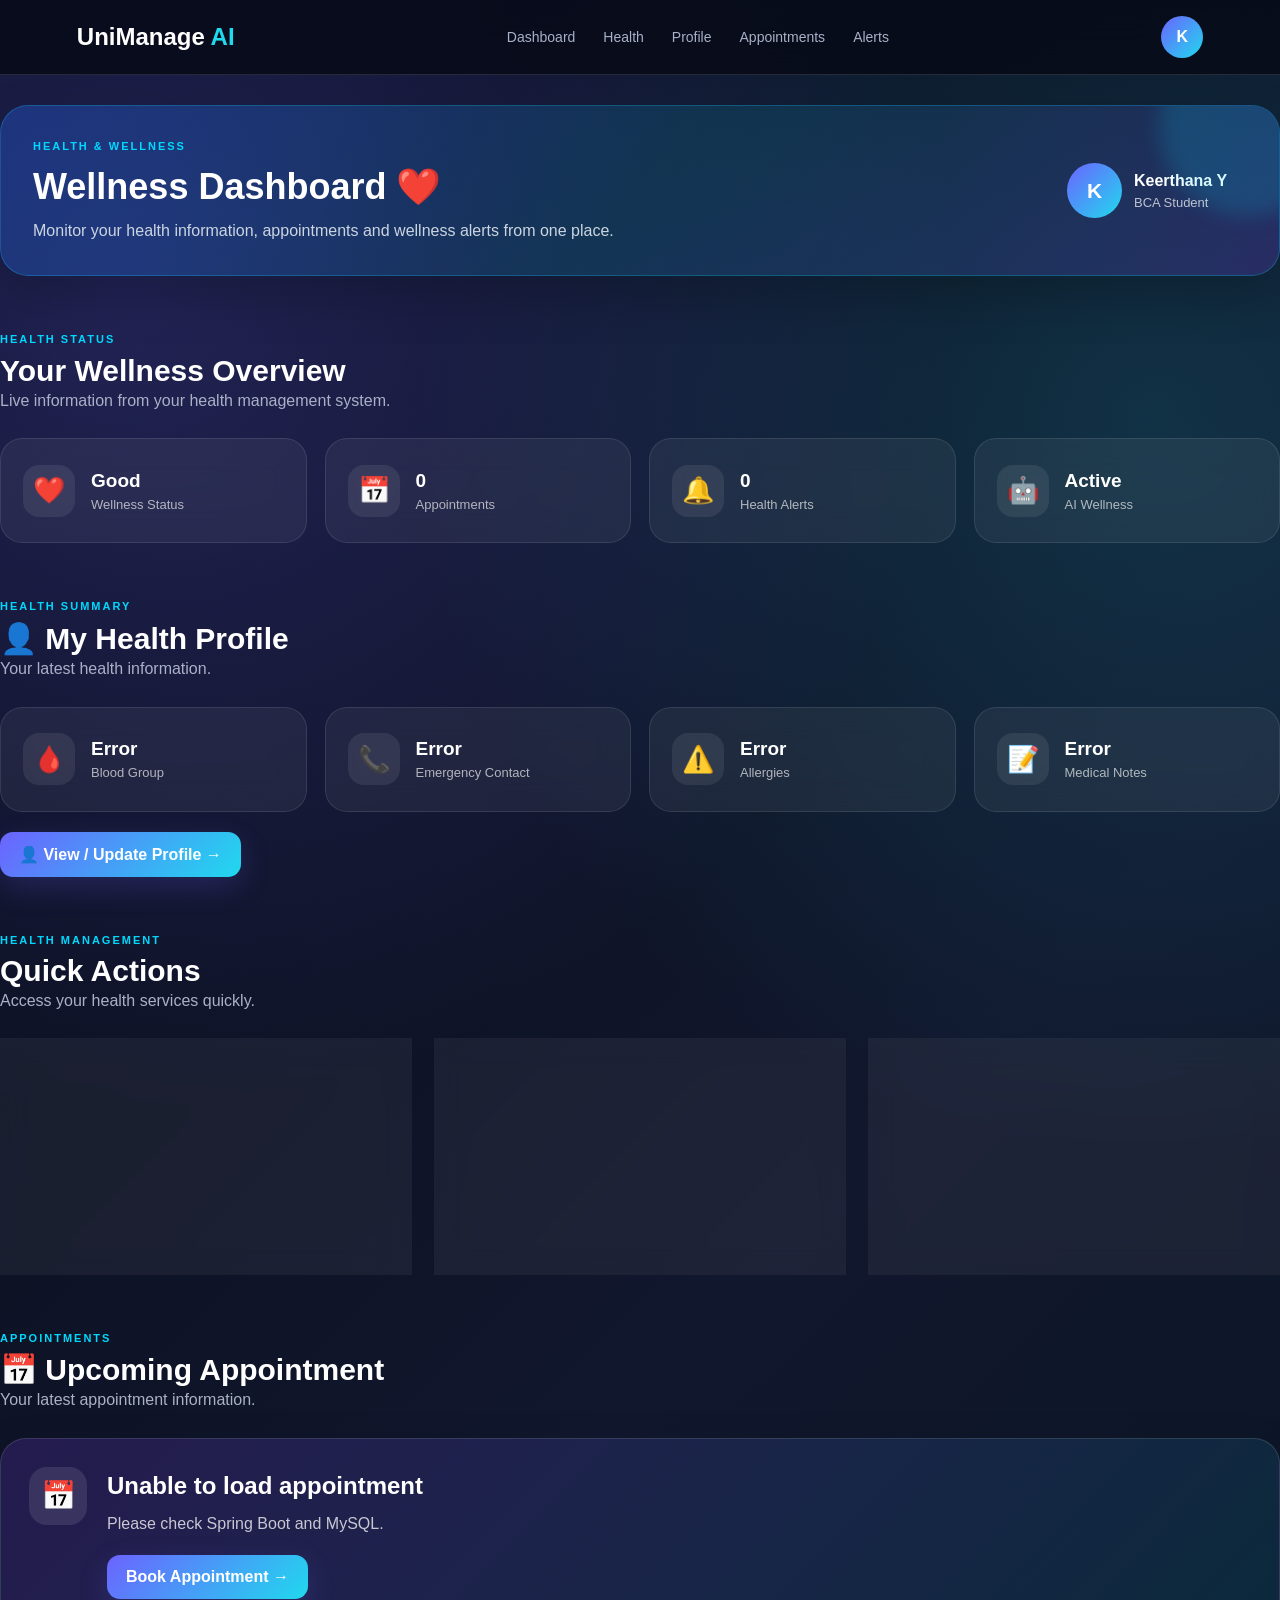
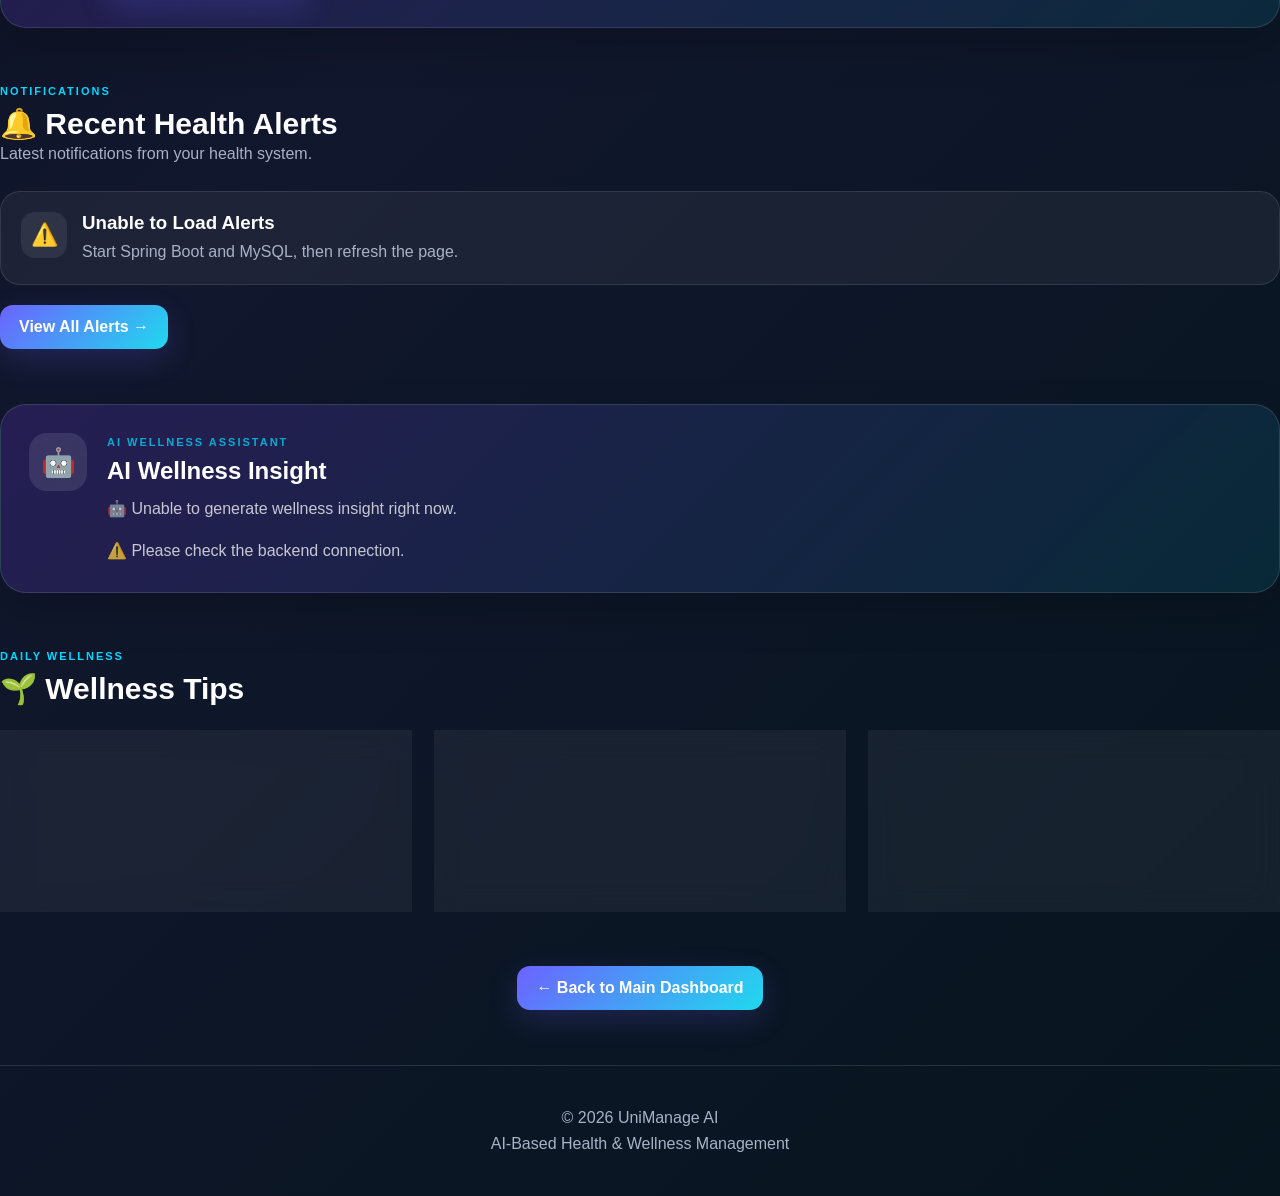
<file: wellness.html>
<!DOCTYPE html>
<html lang="en">
<head>
    <meta charset="UTF-8">
    <meta name="viewport" content="width=device-width, initial-scale=1.0, maximum-scale=1.0">
    <title>UniManage AI - Wellness Dashboard</title>
    <link rel="stylesheet" href="style.css">
</head>
<body>

<header class="navbar">
    <div class="logo">UniManage <span>AI</span></div>
    <nav class="nav-links">
        <a href="dashboard.html">Dashboard</a>
        <a href="health.html">Health</a>
        <a href="health.html">Profile</a>
        <a href="appointments.html">Appointments</a>
        <a href="alerts.html">Alerts</a>
    </nav>
    <div class="profile">
        <div class="profile-avatar">K</div>
    </div>
</header>

<main class="container">

    <!-- WELCOME -->
    <section class="dashboard-welcome">
        <div>
            <p class="small-label" style="color:#00d9ff; letter-spacing:2px; font-size:11px; font-weight:800;">HEALTH & WELLNESS</p>
            <h1>Wellness Dashboard ❤️</h1>
            <p>Monitor your health information, appointments and wellness alerts from one place.</p>
        </div>
        <div class="dashboard-user">
            <div class="user-avatar">K</div>
            <div><strong>Keerthana Y</strong><span>BCA Student</span></div>
        </div>
    </section>

    <!-- HEALTH STATUS -->
    <section class="section">
        <div class="section-title">
            <div>
                <p class="small-label" style="color:#00d9ff; font-size:11px; font-weight:800;">HEALTH STATUS</p>
                <h2>Your Wellness Overview</h2>
                <p style="color:var(--muted)">Live information from your health management system.</p>
            </div>
        </div>
        <div class="dashboard-stats">
            <div class="stat-card"><div class="stat-icon">❤️</div><div><strong>Good</strong><span>Wellness Status</span></div></div>
            <div class="stat-card"><div class="stat-icon">📅</div><div><strong id="appointmentCount">0</strong><span>Appointments</span></div></div>
            <div class="stat-card"><div class="stat-icon">🔔</div><div><strong id="alertCount">0</strong><span>Health Alerts</span></div></div>
            <div class="stat-card"><div class="stat-icon">🤖</div><div><strong>Active</strong><span>AI Wellness</span></div></div>
        </div>
    </section>

    <!-- HEALTH PROFILE -->
    <section class="section">
        <div class="section-title">
            <div>
                <p class="small-label" style="color:#00d9ff; font-size:11px; font-weight:800;">HEALTH SUMMARY</p>
                <h2>👤 My Health Profile</h2>
                <p style="color:var(--muted)">Your latest health information.</p>
            </div>
        </div>
        <div class="dashboard-stats">
            <div class="stat-card"><div class="stat-icon">🩸</div><div><strong id="dashboardBloodGroup">Loading...</strong><span>Blood Group</span></div></div>
            <div class="stat-card"><div class="stat-icon">📞</div><div><strong id="dashboardEmergency">Loading...</strong><span>Emergency Contact</span></div></div>
            <div class="stat-card"><div class="stat-icon">⚠️</div><div><strong id="dashboardAllergies">Loading...</strong><span>Allergies</span></div></div>
            <div class="stat-card"><div class="stat-icon">📝</div><div><strong id="dashboardMedicalNotes">Loading...</strong><span>Medical Notes</span></div></div>
        </div>
        <div style="margin-top:20px;"><a href="health.html" class="btn">👤 View / Update Profile →</a></div>
    </section>

    <!-- QUICK ACTIONS -->
    <section class="section">
        <div class="section-title"><div><p class="small-label" style="color:#00d9ff; font-size:11px; font-weight:800;">HEALTH MANAGEMENT</p><h2>Quick Actions</h2><p style="color:var(--muted)">Access your health services quickly.</p></div></div>
        <div class="module-grid">
            <a href="health.html" class="quick-card module-link"><div class="quick-icon">👤</div><h3>Health Profile</h3><p>View your blood group, emergency contact, allergies and medical information.</p><span class="module-arrow">View Profile →</span></a>
            <a href="appointments.html" class="quick-card module-link"><div class="quick-icon">📅</div><h3>Appointments</h3><p>Book and manage your health appointments.</p><span class="module-arrow">Manage Appointments →</span></a>
            <a href="alerts.html" class="quick-card module-link"><div class="quick-icon">🔔</div><h3>Health Alerts</h3><p>View your latest health notifications and reminders.</p><span class="module-arrow">View Alerts →</span></a>
        </div>
    </section>

    <!-- APPOINTMENT -->
    <section class="section">
        <div class="section-title"><div><p class="small-label" style="color:#00d9ff; font-size:11px; font-weight:800;">APPOINTMENTS</p><h2>📅 Upcoming Appointment</h2><p style="color:var(--muted)">Your latest appointment information.</p></div></div>
        <div class="ai-card"><div class="ai-icon">📅</div><div><h2 id="appointmentDoctor">Loading...</h2><p id="appointmentDetails">Loading appointment details...</p><div style="margin-top:18px;"><a href="appointments.html" class="btn">Book Appointment →</a></div></div></div>
    </section>

    <!-- ALERTS -->
    <section class="section">
        <div class="section-title"><div><p class="small-label" style="color:#00d9ff; font-size:11px; font-weight:800;">NOTIFICATIONS</p><h2>🔔 Recent Health Alerts</h2><p style="color:var(--muted)">Latest notifications from your health system.</p></div></div>
        <div id="recentAlerts" class="alert-list"><div class="alert-card"><div class="alert-icon">🔄</div><div class="alert-content"><h3>Loading Alerts...</h3><p>Please wait...</p></div></div></div>
        <div style="margin-top:20px;"><a href="alerts.html" class="btn">View All Alerts →</a></div>
    </section>

    <!-- AI INSIGHT -->
    <section class="section">
        <div class="ai-card"><div class="ai-icon">🤖</div><div><p class="small-label" style="color:#00d9ff; font-size:11px; font-weight:800;">AI WELLNESS ASSISTANT</p><h2>AI Wellness Insight</h2><p id="aiInsight">🤖 Analyzing your health information...</p><div id="aiDetails" style="margin-top:15px;"><p>🔄 Checking health profile...</p><p>🔄 Checking appointments...</p><p>🔄 Checking health alerts...</p></div></div></div>
    </section>

    <!-- WELLNESS TIPS -->
    <section class="section">
        <div class="section-title"><div><p class="small-label" style="color:#00d9ff; font-size:11px; font-weight:800;">DAILY WELLNESS</p><h2>🌱 Wellness Tips</h2></div></div>
        <div class="module-grid">
            <div class="quick-card"><div class="quick-icon">💧</div><h3>Stay Hydrated</h3><p>Maintain a healthy daily hydration routine.</p></div>
            <div class="quick-card"><div class="quick-icon">😴</div><h3>Healthy Sleep</h3><p>Maintain a regular and comfortable sleep routine.</p></div>
            <div class="quick-card"><div class="quick-icon">🔥</div><h3>Take Breaks</h3><p>Take regular breaks during long study sessions.</p></div>
        </div>
    </section>

    <section class="section" style="text-align:center;"><a href="dashboard.html" class="btn">← Back to Main Dashboard</a></section>

</main>

<footer><p>© 2026 UniManage AI</p><p>AI-Based Health & Wellness Management</p></footer>

<!-- MOBILE BOTTOM NAVIGATION -->
<div class="mobile-bottom-nav">
    <a href="dashboard.html"><span>🏠</span><small>Home</small></a>
    <a href="health.html"><span>❤️</span><small>Health</small></a>
    <a href="wellness.html" class="active"><span>📊</span><small>Wellness</small></a>
    <a href="appointments.html"><span>📅</span><small>Appointments</small></a>
    <a href="alerts.html"><span>🔔</span><small>Alerts</small></a>
</div>

<script src="wellness.js"></script>
</body>
</html>
</file>
<file: src/main/resources/static/style.css>
/* ================================
   UNIMANAGE AI - UNIQUE UI
   Glassmorphism + App Dashboard
================================ */

* {
    margin: 0;
    padding: 0;
    box-sizing: border-box;
}

:root {
    --primary: #6c5ce7;
    --secondary: #00cec9;
    --dark: #101426;
    --dark-card: rgba(255, 255, 255, 0.08);
    --white: #ffffff;
    --muted: #aab0c5;
    --success: #00d084;
    --warning: #ffb020;
    --danger: #ff5c75;
}

body {
    font-family: "Segoe UI", Arial, sans-serif;
    min-height: 100vh;
    color: var(--white);
    background:
        radial-gradient(circle at 10% 20%, #302b63 0, transparent 35%),
        radial-gradient(circle at 90% 10%, #065f68 0, transparent 30%),
        linear-gradient(135deg, #090b18, #151936 55%, #071c27);
    overflow-x: hidden;
}

/* Background Glow */

body::before,
body::after {
    content: "";
    position: fixed;
    width: 250px;
    height: 250px;
    border-radius: 50%;
    filter: blur(80px);
    opacity: 0.25;
    z-index: -1;
}

body::before {
    background: #7c4dff;
    top: 5%;
    left: -80px;
}

body::after {
    background: #00e5ff;
    bottom: 5%;
    right: -80px;
}

/* Main App */

.app {
    display: flex;
    min-height: 100vh;
}

/* Sidebar */

.sidebar {
    width: 250px;
    padding: 25px 18px;
    background: rgba(12, 15, 35, 0.75);
    backdrop-filter: blur(20px);
    border-right: 1px solid rgba(255,255,255,0.1);
    position: fixed;
    left: 0;
    top: 0;
    bottom: 0;
    z-index: 10;
}

.logo {
    font-size: 23px;
    font-weight: 800;
    margin-bottom: 35px;
    padding: 0 10px;
}

.logo span {
    color: var(--secondary);
}

.menu {
    list-style: none;
}

.menu li {
    margin: 8px 0;
}

.menu a {
    display: flex;
    align-items: center;
    gap: 12px;
    padding: 13px 15px;
    color: var(--muted);
    text-decoration: none;
    border-radius: 14px;
    transition: 0.3s;
}

.menu a:hover,
.menu a.active {
    color: white;
    background: linear-gradient(
        135deg,
        rgba(108,92,231,0.8),
        rgba(0,206,201,0.45)
    );
    box-shadow: 0 8px 25px rgba(0,0,0,0.2);
    transform: translateX(4px);
}

/* Content */

.content {
    margin-left: 250px;
    width: calc(100% - 250px);
    padding: 28px;
}

/* Header */

.topbar {
    display: flex;
    align-items: center;
    justify-content: space-between;
    margin-bottom: 28px;
}

.welcome h1 {
    font-size: 30px;
    margin-bottom: 6px;
}

.welcome p {
    color: var(--muted);
}

.profile {
    display: flex;
    align-items: center;
    gap: 12px;
}

.profile-avatar {
    width: 45px;
    height: 45px;
    border-radius: 50%;
    display: grid;
    place-items: center;
    font-weight: bold;
    background: linear-gradient(135deg, var(--primary), var(--secondary));
    box-shadow: 0 5px 20px rgba(0,206,201,0.25);
}

/* Glass Card */

.card {
    background: var(--dark-card);
    border: 1px solid rgba(255,255,255,0.12);
    border-radius: 22px;
    padding: 22px;
    backdrop-filter: blur(18px);
    box-shadow: 0 15px 45px rgba(0,0,0,0.22);
    transition: 0.3s;
}

.card:hover {
    transform: translateY(-5px);
    border-color: rgba(255,255,255,0.22);
}

/* Stats */

.stats {
    display: grid;
    grid-template-columns: repeat(4, 1fr);
    gap: 18px;
    margin-bottom: 25px;
}

.stat-card {
    position: relative;
    overflow: hidden;
}

.stat-card::after {
    content: "";
    position: absolute;
    width: 80px;
    height: 80px;
    border-radius: 50%;
    background: rgba(255,255,255,0.07);
    right: -25px;
    bottom: -25px;
}

.stat-icon {
    font-size: 28px;
    margin-bottom: 15px;
}

.stat-number {
    font-size: 28px;
    font-weight: 800;
}

.stat-title {
    color: var(--muted);
    font-size: 14px;
    margin-top: 5px;
}

/* Main Grid */

.dashboard-grid {
    display: grid;
    grid-template-columns: 2fr 1fr;
    gap: 20px;
}

.card-title {
    display: flex;
    justify-content: space-between;
    align-items: center;
    margin-bottom: 20px;
}

.card-title h2 {
    font-size: 19px;
}

/* Health Status */

.health-status {
    display: grid;
    grid-template-columns: repeat(3, 1fr);
    gap: 15px;
}

.health-box {
    padding: 18px;
    border-radius: 16px;
    background: rgba(255,255,255,0.05);
    border: 1px solid rgba(255,255,255,0.08);
}

.health-box small {
    color: var(--muted);
}

.health-box strong {
    display: block;
    font-size: 20px;
    margin-top: 8px;
}

.good {
    color: var(--success);
}

.warning {
    color: var(--warning);
}

.danger {
    color: var(--danger);
}

/* Progress */

.progress {
    height: 9px;
    background: rgba(255,255,255,0.1);
    border-radius: 20px;
    overflow: hidden;
    margin-top: 12px;
}

.progress-bar {
    height: 100%;
    width: 78%;
    border-radius: inherit;
    background: linear-gradient(90deg, var(--primary), var(--secondary));
}

/* Appointment */

.appointment {
    display: flex;
    justify-content: space-between;
    align-items: center;
    padding: 15px;
    margin-bottom: 12px;
    border-radius: 15px;
    background: rgba(255,255,255,0.05);
}

.doctor {
    font-weight: 600;
}

.date {
    color: var(--muted);
    font-size: 13px;
    margin-top: 5px;
}

.badge {
    padding: 6px 10px;
    border-radius: 20px;
    font-size: 11px;
    background: rgba(0,208,132,0.15);
    color: var(--success);
}

/* Alert */

.alert {
    padding: 14px;
    border-radius: 14px;
    margin-bottom: 12px;
    background: rgba(255,92,117,0.09);
    border-left: 4px solid var(--danger);
}

.alert strong {
    display: block;
    margin-bottom: 5px;
}

.alert p {
    color: var(--muted);
    font-size: 13px;
}

/* Buttons */

.btn {
    border: none;
    outline: none;
    cursor: pointer;
    padding: 11px 18px;
    border-radius: 12px;
    color: white;
    font-weight: 600;
    background: linear-gradient(135deg, var(--primary), var(--secondary));
    transition: 0.3s;
}

.btn:hover {
    transform: translateY(-2px);
    box-shadow: 0 8px 20px rgba(0,206,201,0.2);
}

/* Form */

.form-group {
    margin-bottom: 17px;
}

.form-group label {
    display: block;
    margin-bottom: 7px;
    color: var(--muted);
    font-size: 14px;
}

.form-group input,
.form-group select,
.form-group textarea {
    width: 100%;
    padding: 13px;
    border: 1px solid rgba(255,255,255,0.12);
    border-radius: 12px;
    outline: none;
    color: white;
    background: rgba(255,255,255,0.06);
}

.form-group input:focus,
.form-group select:focus,
.form-group textarea:focus {
    border-color: var(--secondary);
    box-shadow: 0 0 0 3px rgba(0,206,201,0.08);
}

/* Bottom Navigation */

.bottom-nav {
    display: none;
}

/* Mobile */

@media (max-width: 900px) {

    .sidebar {
        display: none;
    }

    .content {
        margin-left: 0;
        width: 100%;
        padding: 18px;
        padding-bottom: 90px;
    }

    .stats {
        grid-template-columns: repeat(2, 1fr);
    }

    .dashboard-grid {
        grid-template-columns: 1fr;
    }

    .health-status {
        grid-template-columns: 1fr;
    }

    .bottom-nav {
        display: flex;
        position: fixed;
        bottom: 12px;
        left: 12px;
        right: 12px;
        height: 65px;
        z-index: 20;
        border-radius: 20px;
        background: rgba(15,18,40,0.9);
        backdrop-filter: blur(20px);
        border: 1px solid rgba(255,255,255,0.12);
        align-items: center;
        justify-content: space-around;
        box-shadow: 0 10px 35px rgba(0,0,0,0.35);
    }

    .bottom-nav a {
        color: var(--muted);
        text-decoration: none;
        font-size: 12px;
        text-align: center;
    }

    .bottom-nav a.active {
        color: var(--secondary);
    }

    .bottom-nav span {
        display: block;
        font-size: 21px;
        margin-bottom: 3px;
    }

    .welcome h1 {
        font-size: 24px;
    }
}

@media (max-width: 500px) {

    .stats {
        grid-template-columns: 1fr 1fr;
        gap: 12px;
    }

    .card {
        padding: 17px;
        border-radius: 18px;
    }

    .stat-number {
        font-size: 23px;
    }

    .profile-avatar {
        width: 40px;
        height: 40px;
    }

    .topbar {
        gap: 10px;
    }
}
</file>
<file: style.css>
/* =========================================================
   UNIMANAGE AI - COMPLETE STYLE.CSS
   Dashboard + Health + Wellness + Login + Mobile App UI
   ========================================================= */

* {
    margin: 0;
    padding: 0;
    box-sizing: border-box;
}

:root {
    --bg: #070b18;
    --card: rgba(255,255,255,0.07);
    --border: rgba(255,255,255,0.12);
    --primary: #6c63ff;
    --cyan: #20d9ee;
    --green: #22c55e;
    --orange: #f59e0b;
    --text: #ffffff;
    --muted: #a9b1c7;
}

html {
    scroll-behavior: smooth;
}

body {
    font-family: "Segoe UI", Arial, sans-serif;

    background:
        radial-gradient(
            circle at 10% 10%,
            rgba(108,99,255,.25),
            transparent 30%
        ),
        radial-gradient(
            circle at 90% 15%,
            rgba(32,217,238,.15),
            transparent 28%
        ),
        linear-gradient(
            135deg,
            #070b18,
            #11172d,
            #06151e
        );

    color: var(--text);

    min-height: 100vh;

    overflow-x: hidden;
}


/* =========================================================
   NAVBAR
   ========================================================= */

.navbar {
    height: 75px;

    padding: 0 6%;

    display: flex;
    align-items: center;
    justify-content: space-between;

    position: sticky;
    top: 0;

    z-index: 1000;

    background: rgba(7,11,24,.88);

    backdrop-filter: blur(18px);

    border-bottom: 1px solid var(--border);
}

.logo {
    font-size: 24px;
    font-weight: 800;
}

.logo span {
    color: var(--cyan);
}

.nav-links {
    display: flex;
    gap: 28px;
}

.nav-links a {
    color: var(--muted);
    text-decoration: none;
    font-size: 14px;
    transition: .3s;
}

.nav-links a:hover,
.nav-links a.active {
    color: var(--cyan);
}


/* =========================================================
   PROFILE
   ========================================================= */

.profile {
    display: flex;
    align-items: center;
    gap: 10px;
}

.profile small {
    display: block;
    color: var(--muted);
    margin-top: 3px;
}

.profile-avatar,
.user-avatar {
    display: flex;
    align-items: center;
    justify-content: center;

    border-radius: 50%;

    font-weight: 800;

    background:
        linear-gradient(
            135deg,
            var(--primary),
            var(--cyan)
        );
}

.profile-avatar {
    width: 42px;
    height: 42px;
}

.user-avatar {
    width: 55px;
    height: 55px;
    font-size: 21px;
}


/* =========================================================
   MAIN CONTAINER
   ========================================================= */

main {
    width: 88%;
    max-width: 1400px;

    margin: 0 auto;

    padding: 0;

    box-sizing: border-box;
}

.container {
    width: 100%;
}


/* =========================================================
   HERO
   ========================================================= */

.hero {
    min-height: 520px;

    display: grid;

    grid-template-columns:
        1.5fr .8fr;

    align-items: center;

    gap: 50px;

    padding: 70px 0;
}

.eyebrow,
.small-label {
    color: var(--cyan);

    font-size: 11px;

    font-weight: 800;

    letter-spacing: 2px;
}

.eyebrow {
    margin-bottom: 13px;
}

.hero h1 {
    font-size: clamp(45px,6vw,78px);

    line-height: 1.02;

    letter-spacing: -3px;

    margin-bottom: 25px;
}

.hero h1 span {
    background:
        linear-gradient(
            90deg,
            #8b85ff,
            var(--cyan)
        );

    -webkit-background-clip: text;

    -webkit-text-fill-color: transparent;
}

.hero-content > p:not(.eyebrow) {
    max-width: 650px;

    color: var(--muted);

    line-height: 1.8;

    font-size: 16px;
}

.hero-buttons {
    display: flex;

    gap: 13px;

    flex-wrap: wrap;

    margin-top: 30px;
}


/* =========================================================
   BUTTON
   ========================================================= */

.btn {
    display: inline-flex;

    align-items: center;

    justify-content: center;

    border: 0;

    padding: 13px 19px;

    border-radius: 13px;

    color: white;

    font-weight: 700;

    cursor: pointer;

    text-decoration: none;

    background:
        linear-gradient(
            135deg,
            var(--primary),
            var(--cyan)
        );

    box-shadow:
        0 10px 30px
        rgba(108,99,255,.2);

    transition: .3s;
}

.btn:hover {
    transform: translateY(-3px);

    box-shadow:
        0 15px 35px
        rgba(32,217,238,.2);
}


/* =========================================================
   DASHBOARD WELCOME
   ========================================================= */

.dashboard-welcome {
    position: relative;

    overflow: hidden;

    margin-top: 30px;

    padding: 32px;

    border-radius: 28px;

    display: flex;

    justify-content: space-between;

    align-items: center;

    gap: 25px;

    background:
        linear-gradient(
            135deg,
            rgba(37,99,235,.35),
            rgba(6,182,212,.15),
            rgba(124,58,237,.22)
        );

    border: 1px solid
        rgba(0,210,255,.25);

    box-shadow:
        0 20px 50px
        rgba(0,0,0,.20);
}

.dashboard-welcome::before {
    content: "";

    position: absolute;

    width: 180px;
    height: 180px;

    right: -60px;
    top: -70px;

    border-radius: 50%;

    background:
        rgba(0,217,255,.16);

    filter: blur(10px);
}

.dashboard-welcome h1 {
    position: relative;

    margin: 10px 0;

    font-size: 36px;
}

.dashboard-welcome p {
    position: relative;

    color: #cbd5e1;

    line-height: 1.6;
}

.dashboard-user {
    display: flex;

    align-items: center;

    gap: 12px;

    min-width: 180px;
}

.dashboard-user span {
    display: block;

    margin-top: 5px;

    opacity: .7;

    font-size: 13px;
}


/* =========================================================
   SECTIONS
   ========================================================= */

.section {
    margin-top: 55px;

    margin-bottom: 55px;
}

.section-title {
    display: flex;

    justify-content: space-between;

    align-items: center;

    gap: 20px;

    margin-bottom: 25px;
}

.section-title h2 {
    font-size: 30px;

    margin-top: 5px;
}

.section-title p {
    color: var(--muted);

    line-height: 1.6;
}


/* =========================================================
   DASHBOARD STATS
   ========================================================= */

.dashboard-stats {
    display: grid;

    grid-template-columns:
        repeat(4,1fr);

    gap: 18px;

    margin-top: 25px;
}

.stat-card {
    position: relative;

    overflow: hidden;

    min-height: 105px;

    padding: 22px;

    border-radius: 22px;

    display: flex;

    align-items: center;

    gap: 16px;

    background:
        rgba(255,255,255,.06);

    border:
        1px solid
        rgba(255,255,255,.10);

    backdrop-filter:
        blur(16px);

    transition: .25s ease;
}

.stat-card:hover {
    transform: translateY(-6px);

    border-color:
        rgba(0,217,255,.45);

    box-shadow:
        0 15px 35px
        rgba(0,0,0,.20);
}

.stat-icon {
    width: 52px;
    height: 52px;

    display: flex;

    align-items: center;
    justify-content: center;

    border-radius: 16px;

    background:
        rgba(255,255,255,.08);

    font-size: 26px;

    flex-shrink: 0;
}

.stat-card strong {
    display: block;

    font-size: 19px;

    margin-bottom: 5px;
}

.stat-card span {
    display: block;

    opacity: .65;

    font-size: 13px;
}


/* =========================================================
   MODULE GRID
   ========================================================= */

.module-grid {
    display: grid;

    grid-template-columns:
        repeat(3,1fr);

    gap: 22px;

    margin-top: 25px;
}

.module-link {
    display: block;

    color: inherit;

    text-decoration: none;

    min-height: 190px;

    padding: 25px;

    transition: .3s;
}

.module-link:hover {
    transform: translateY(-7px);

    border-color:
        rgba(0,220,255,.6);

    box-shadow:
        0 15px 35px
        rgba(0,0,0,.25);
}

.module-arrow {
    display: inline-block;

    margin-top: 15px;

    color: #00d9ff;

    font-weight: 700;
}


/* =========================================================
   QUICK CARDS
   ========================================================= */

.quick-card {
    position: relative;

    overflow: hidden;

    padding: 25px;

    border-radius: 24px;

    background:
        rgba(255,255,255,.055);

    border:
        1px solid
        rgba(255,255,255,.10);

    backdrop-filter:
        blur(14px);

    color: white;

    text-decoration: none;

    transition: .25s ease;
}

.quick-card:hover {
    transform: translateY(-7px);

    border-color:
        rgba(0,217,255,.45);

    box-shadow:
        0 18px 40px
        rgba(0,0,0,.22);
}

.quick-icon {
    width: 58px;
    height: 58px;

    display: flex;

    align-items: center;
    justify-content: center;

    border-radius: 18px;

    background:
        linear-gradient(
            135deg,
            rgba(37,99,235,.30),
            rgba(6,182,212,.20)
        );

    font-size: 28px;

    margin-bottom: 18px;
}

.quick-card h3 {
    margin-bottom: 8px;
}

.quick-card p {
    opacity: .68;

    line-height: 1.6;

    font-size: 14px;
}


/* =========================================================
   AI CARD
   ========================================================= */

.ai-card {
    position: relative;

    overflow: hidden;

    display: flex;

    align-items: flex-start;

    gap: 20px;

    padding: 28px;

    border-radius: 26px;

    background:
        linear-gradient(
            135deg,
            rgba(124,58,237,.20),
            rgba(6,182,212,.12)
        );

    border:
        1px solid
        rgba(255,255,255,.12);

    box-shadow:
        0 18px 45px
        rgba(0,0,0,.18);
}

.ai-icon {
    width: 58px;
    height: 58px;

    display: flex;

    align-items: center;
    justify-content: center;

    border-radius: 18px;

    background:
        rgba(255,255,255,.10);

    font-size: 28px;

    flex-shrink: 0;
}

.ai-card h2 {
    margin: 5px 0 10px;
}

.ai-card p {
    line-height: 1.7;

    opacity: .75;
}


/* =========================================================
   ALERTS
   ========================================================= */

.alert-list {
    display: grid;

    gap: 14px;
}

.alert-card {
    display: flex;

    align-items: flex-start;

    gap: 15px;

    padding: 20px;

    border-radius: 20px;

    background:
        rgba(255,255,255,.055);

    border:
        1px solid
        rgba(255,255,255,.10);

    transition: .25s ease;
}

.alert-card:hover {
    transform: translateX(5px);

    border-color:
        rgba(0,217,255,.35);
}

.alert-icon {
    width: 46px;
    height: 46px;

    display: flex;

    align-items: center;
    justify-content: center;

    border-radius: 14px;

    background:
        rgba(255,255,255,.08);

    font-size: 22px;

    flex-shrink: 0;
}

.alert-content h3 {
    margin-bottom: 6px;
}

.alert-content p {
    color: var(--muted);

    line-height: 1.5;
}

.alert-priority {
    display: inline-block;

    margin-top: 8px;

    padding: 5px 10px;

    border-radius: 20px;

    background:
        rgba(255,255,255,.08);

    font-size: 12px;
}


/* =========================================================
   FOOTER
   ========================================================= */

footer {
    padding: 35px 6%;

    text-align: center;

    color: var(--muted);

    border-top:
        1px solid
        var(--border);
}

footer p {
    margin: 8px 0;
}


/* =========================================================
   SCORE CARD
   ========================================================= */

.score-card {
    padding: 32px;

    border-radius: 28px;

    text-align: center;

    background: var(--card);

    border:
        1px solid
        var(--border);

    backdrop-filter:
        blur(20px);
}

.score-card > p {
    color: var(--muted);
}

.score-circle {
    width: 190px;
    height: 190px;

    margin: 28px auto 20px;

    border-radius: 50%;

    display: grid;

    place-items: center;

    background:
        radial-gradient(
            circle,
            #11172b 58%,
            transparent 59%
        ),
        conic-gradient(
            var(--cyan) 0 87%,
            rgba(255,255,255,.08) 87%
        );
}

.score-circle strong {
    font-size: 55px;
}


/* =========================================================
   OLD HEALTH CARDS
   ========================================================= */

.health-grid {
    display: grid;

    grid-template-columns:
        repeat(4,1fr);

    gap: 18px;
}

.health-card {
    padding: 25px;

    border-radius: 20px;

    background: var(--card);

    border:
        1px solid
        var(--border);

    transition: .3s;
}

.health-card:hover {
    transform: translateY(-5px);

    border-color:
        rgba(32,217,238,.35);
}

.health-card > span {
    display: block;

    font-size: 28px;

    margin-bottom: 20px;
}

.health-card small {
    color: var(--muted);
}

.health-card strong {
    display: block;

    margin-top: 8px;

    font-size: 20px;

    color: var(--green);
}


/* =========================================================
   APPOINTMENT CARDS
   ========================================================= */

.appointment-list {
    display: grid;

    gap: 14px;
}

.appointment-card {
    display: flex;

    align-items: center;

    gap: 16px;

    padding: 19px;

    border-radius: 17px;

    background: var(--card);

    border:
        1px solid
        var(--border);

    transition: .3s;
}

.appointment-icon {
    width: 50px;
    height: 50px;

    display: grid;

    place-items: center;

    border-radius: 14px;

    background:
        rgba(32,217,238,.1);

    font-size: 22px;
}

.status {
    padding: 7px 12px;

    border-radius: 20px;

    color: var(--green);

    background:
        rgba(34,197,94,.12);

    font-size: 11px;

    font-weight: 700;
}


/* =========================================================
   LOGIN PAGE
   ========================================================= */

.login-page {
    min-height: 100vh;

    background:
        radial-gradient(
            circle at 10% 20%,
            rgba(0,174,255,.25),
            transparent 30%
        ),
        radial-gradient(
            circle at 90% 80%,
            rgba(120,60,255,.35),
            transparent 35%
        ),
        linear-gradient(
            135deg,
            #050b24,
            #071b4d 50%,
            #111044
        );

    color: white;
}

.login-container {
    width: min(1050px,95%);

    display: grid;

    grid-template-columns:
        1fr 430px;

    gap: 50px;

    align-items: center;

    margin: auto;
}

.login-info {
    padding: 30px;
}

.login-label {
    color: #00d9ff;

    font-size: 14px;

    font-weight: 700;

    letter-spacing: 3px;
}

.login-info h1 {
    font-size:
        clamp(45px,6vw,78px);

    line-height: .95;

    margin: 15px 0;
}

.login-info h1 span {
    color: #00d9ff;
}

.login-description {
    max-width: 500px;

    color: #b8c8e8;

    font-size: 17px;

    line-height: 1.7;
}

.login-features {
    margin-top: 30px;

    display: flex;

    flex-wrap: wrap;

    gap: 12px;
}

.login-features div {
    padding: 10px 16px;

    border-radius: 30px;

    background:
        rgba(255,255,255,.08);

    border:
        1px solid
        rgba(255,255,255,.1);
}

.login-card {
    background:
        rgba(255,255,255,.97);

    color: #172044;

    border-radius: 24px;

    padding: 38px;

    box-shadow:
        0 30px 80px
        rgba(0,0,0,.45);
}

.login-card-header {
    text-align: center;

    margin-bottom: 28px;
}

.login-logo {
    width: 60px;
    height: 60px;

    margin: auto;

    display: flex;

    align-items: center;
    justify-content: center;

    border-radius: 18px;

    background:
        linear-gradient(
            135deg,
            #5630e8,
            #00bfff
        );

    font-size: 30px;
}

.login-card h2 {
    margin: 15px 0 5px;
}

.login-card-header p {
    color: #7a8299;
}

.input-group {
    margin-bottom: 20px;
}

.input-group label {
    display: block;

    font-weight: 600;

    margin-bottom: 8px;
}

.input-group input {
    width: 100%;

    padding: 14px 15px;

    border:
        1px solid
        #d9deea;

    border-radius: 10px;

    outline: none;

    font-size: 15px;
}

.input-group input:focus {
    border-color: #5141e5;

    box-shadow:
        0 0 0 3px
        rgba(81,65,229,.1);
}

.login-btn {
    width: 100%;

    border: none;

    padding: 15px;

    border-radius: 10px;

    background:
        linear-gradient(
            90deg,
            #5034e8,
            #168dff
        );

    color: white;

    font-size: 16px;

    font-weight: 700;

    cursor: pointer;
}


/* =========================================================
   MOBILE BOTTOM NAVIGATION
   ========================================================= */

.mobile-bottom-nav {
    display: none;
}


/* =========================================================
   TABLET
   ========================================================= */

@media (max-width: 1000px) {

    .hero {
        grid-template-columns: 1fr;
    }

    .score-card {
        max-width: 420px;

        width: 100%;

        margin: auto;
    }

    .dashboard-stats,
    .health-grid {
        grid-template-columns:
            repeat(2,1fr);
    }

    .module-grid {
        grid-template-columns:
            repeat(2,1fr);
    }

}


/* =========================================================
   MOBILE
   ========================================================= */

@media (max-width: 700px) {

    body {
        padding-bottom: 90px;
    }

    .navbar {
        height: 65px;

        padding: 0 4%;
    }

    .nav-links {
        display: none;
    }

    .profile small {
        display: none;
    }

    main {
        width: 92%;

        max-width: 100%;

        padding:
            0 0 30px;
    }

    .dashboard-welcome {
        margin-top: 20px;

        padding: 22px;

        border-radius: 23px;

        flex-direction: column;

        align-items: flex-start;
    }

    .dashboard-welcome h1 {
        font-size: 27px;
    }

    .dashboard-user {
        min-width: 0;
    }

    .dashboard-stats {
        grid-template-columns: 1fr;

        gap: 12px;
    }

    .module-grid {
        grid-template-columns: 1fr;

        gap: 14px;
    }

    .quick-card {
        padding: 21px;

        border-radius: 20px;
    }

    .section {
        margin-top: 40px;

        margin-bottom: 40px;
    }

    .section-title h2 {
        font-size: 23px;
    }

    .ai-card {
        padding: 20px;

        gap: 14px;

        border-radius: 22px;
    }

    .ai-icon {
        width: 48px;
        height: 48px;

        font-size: 23px;
    }

    .alert-card {
        padding: 16px;
    }


    /* -----------------------------------------
       MOBILE BOTTOM NAV
       ----------------------------------------- */

    .mobile-bottom-nav {
        position: fixed;

        left: 10px;

        right: 10px;

        bottom: 10px;

        height: 68px;

        display: flex;

        align-items: center;

        justify-content: space-around;

        background:
            rgba(15,23,42,.95);

        border:
            1px solid
            rgba(255,255,255,.12);

        border-radius: 22px;

        backdrop-filter:
            blur(20px);

        box-shadow:
            0 10px 35px
            rgba(0,0,0,.35);

        z-index: 9999;
    }

    .mobile-bottom-nav a {
        display: flex;

        flex-direction: column;

        align-items: center;

        justify-content: center;
</file>
